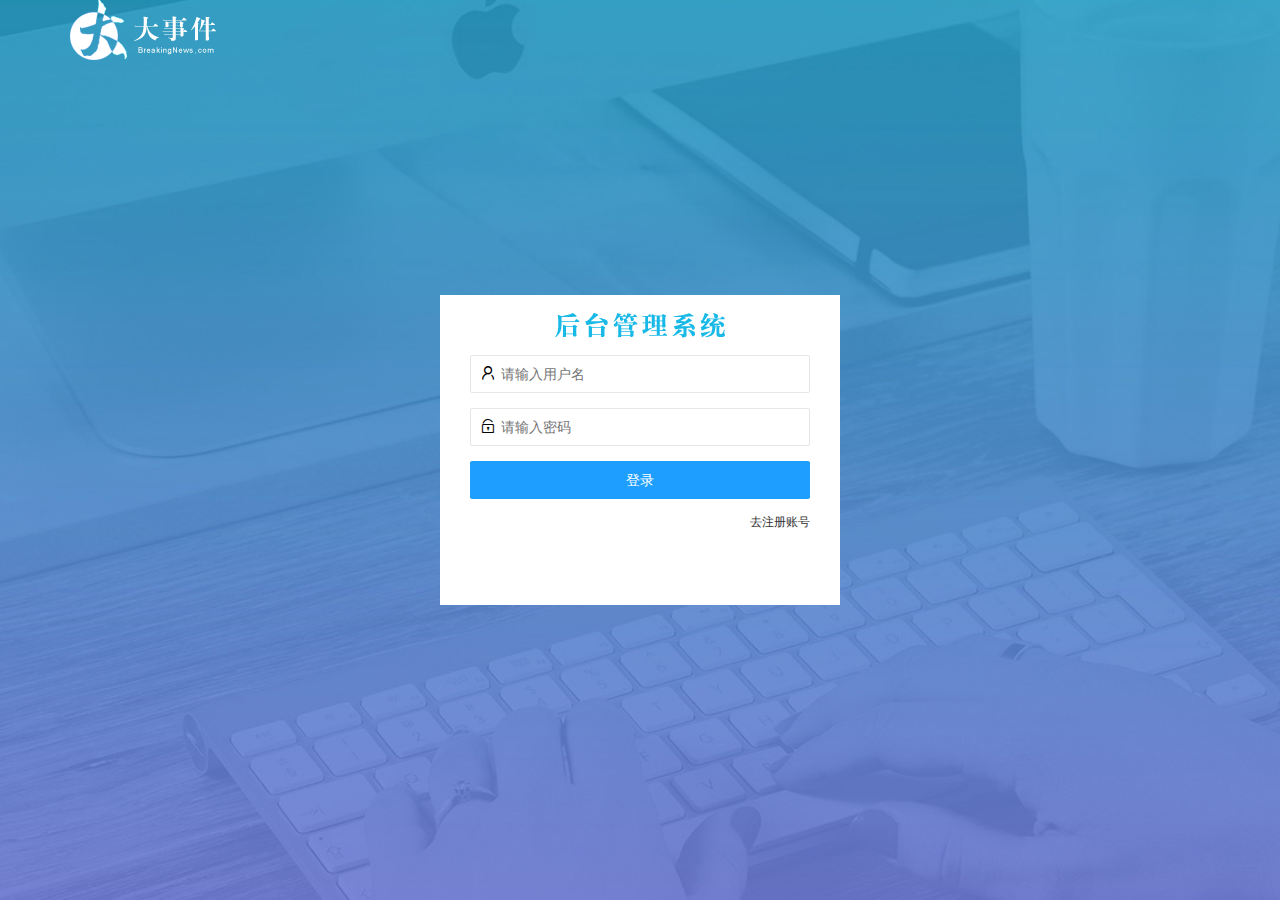
<file: login.html>
<!DOCTYPE html>
<html lang="en">

<head>
    <meta charset="UTF-8">
    <meta http-equiv="X-UA-Compatible" content="IE=edge">
    <meta name="viewport" content="width=device-width, initial-scale=1.0">
    <title>大事件-登录/注册</title>
    <!-- 导入 layUI 样式表 -->
    <link rel="stylesheet" href="assets/lib/layui/css/layui.css">
    <!-- 导入自己的样式表 -->
    <link rel="stylesheet" href="assets/css/login.css">

</head>

<body>
    <!-- 头部 logo 区域 -->
    <div class="layui-main">
        <img src="assets/images/logo.png" alt="">
    </div>
    <!-- 登录注册区域 -->
    <div class="loginAndRegBox">
        <div class="title-box"></div>
        <!-- 登录的 div -->
        <div class="login-box">
            <!-- 登录的表单 -->
            <form class="layui-form" id="form_login">
                <!-- 用户名 -->
                <div class="layui-form-item">
                    <i class="layui-icon layui-icon-username"></i>
                    <input type="text" name="username" required lay-verify="required" placeholder="请输入用户名" autocomplete="off" class="layui-input">
                </div>
                <!-- 密码 -->
                <div class="layui-form-item">
                    <i class="layui-icon layui-icon-password"></i>
                    <input type="password" name="password" required lay-verify="required|pwd" placeholder="请输入密码" autocomplete="off" class="layui-input">
                </div>
                <!-- 登录按钮 -->
                <div class="layui-form-item">
                    <!-- 注意：表单提交按钮和普通按钮的区别，就是 lay-submit 属性 -->
                    <button class="layui-btn layui-btn-fluid layui-btn-normal" lay-submit>登录</button>
                </div>
                <div class="layui-form-item links"><a href="javascript:;" id="link_reg">去注册账号</a></div>
            </form>
        </div>
        <!-- 注册的 div -->
        <div class="reg-box">
            <!-- 注册的表单 -->
            <form class="layui-form" id="form_reg">
                <!-- 用户名 -->
                <div class="layui-form-item">
                    <i class="layui-icon layui-icon-username"></i>
                    <input type="text" name="username" required lay-verify="required" placeholder="请输入用户名" autocomplete="off" class="layui-input">
                </div>
                <!-- 密码 -->
                <div class="layui-form-item">
                    <i class="layui-icon layui-icon-password"></i>
                    <input type="password" name="password" required lay-verify="required|pwd" placeholder="请输入密码" autocomplete="off" class="layui-input">
                </div>
                <!-- 确认密码 -->
                <div class="layui-form-item">
                    <i class="layui-icon layui-icon-password"></i>
                    <input type="password" name="repassword" required lay-verify="required|pwd|repwd" placeholder="再次确认密码" autocomplete="off" class="layui-input">
                </div>
                <!-- 注册按钮 -->
                <div class="layui-form-item">
                    <!-- 注意：表单提交按钮和普通按钮的区别，就是 lay-submit 属性 -->
                    <button class="layui-btn layui-btn-fluid layui-btn-normal" lay-submit>注册</button>
                </div>
                <div class="layui-form-item links"><a href="javascript:;" id="link_login">去登录</a></div>
            </form>

        </div>
    </div>
    <!-- 导入 layUI 的js文件 -->
    <script src="assets/lib/layui/layui.all.js"></script>
    <!-- 导入 jQuery -->
    <script src="assets/lib/jquery.js"></script>
    <!-- 导入自己封装的 baseAPI.js -->
    <script src="assets/js/baseAPI.js"></script>
    <!-- 导入自己的 js -->
    <script src="assets/js/login.js"></script>
</body>

</html>
</file>
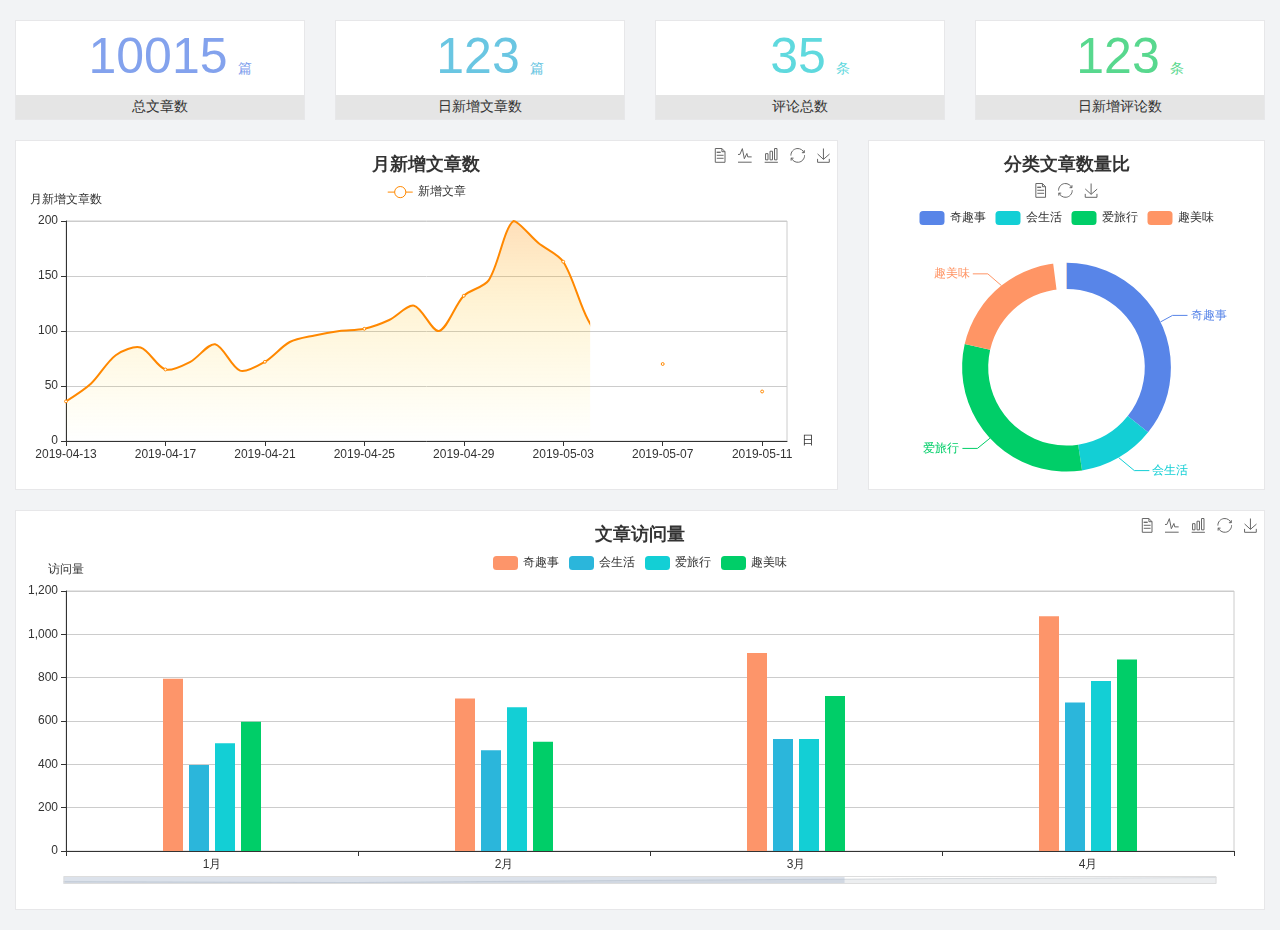
<file: home/dashboard.html>
<!DOCTYPE html>
<html lang="en">

<head>
  <meta charset="UTF-8">
  <meta name="viewport" content="width=device-width, initial-scale=1.0">
  <meta http-equiv="X-UA-Compatible" content="ie=edge">
  <title>图表统计</title>
  <link rel="stylesheet" href="../../assets/lib/bootstrap.css" />
  <link rel="stylesheet" href="../../assets/lib/main.css" />
  <script src="../../assets/lib/jquery.js"></script>
  <script type="text/javascript" src="../../assets/lib/echarts.min.js"></script>
</head>

<body>
  <div class="container-fluid">
    <div class="row spannel_list">
      <div class="col-sm-3 col-xs-6">
        <div class="spannel">
          <em>10015</em><span>篇</span>
          <b>总文章数</b>
        </div>
      </div>
      <div class="col-sm-3 col-xs-6">
        <div class="spannel scolor01">
          <em>123</em><span>篇</span>
          <b>日新增文章数</b>
        </div>
      </div>
      <div class="col-sm-3 col-xs-6">
        <div class="spannel scolor02">
          <em>35</em><span>条</span>
          <b>评论总数</b>
        </div>
      </div>
      <div class="col-sm-3 col-xs-6">
        <div class="spannel scolor03">
          <em>123</em><span>条</span>
          <b>日新增评论数</b>
        </div>
      </div>
    </div>
  </div>

  <div class="container-fluid">
    <div class="row curve-pie">
      <div class="col-lg-8 col-md-8">
        <div class="gragh_pannel" id="curve_show"></div>
      </div>
      <div class="col-lg-4 col-md-4">
        <div class="gragh_pannel" id="pie_show"></div>
      </div>
    </div>
  </div>

  <div class="container-fluid">
    <div class="column_pannel" id="column_show"></div>
  </div>

  <script>
    var oChart = echarts.init(document.getElementById('curve_show'));
    var aList_all = [
      { 'count': 36, 'date': '2019-04-13' },
      { 'count': 52, 'date': '2019-04-14' },
      { 'count': 78, 'date': '2019-04-15' },
      { 'count': 85, 'date': '2019-04-16' },
      { 'count': 65, 'date': '2019-04-17' },
      { 'count': 72, 'date': '2019-04-18' },
      { 'count': 88, 'date': '2019-04-19' },
      { 'count': 64, 'date': '2019-04-20' },
      { 'count': 72, 'date': '2019-04-21' },
      { 'count': 90, 'date': '2019-04-22' },
      { 'count': 96, 'date': '2019-04-23' },
      { 'count': 100, 'date': '2019-04-24' },
      { 'count': 102, 'date': '2019-04-25' },
      { 'count': 110, 'date': '2019-04-26' },
      { 'count': 123, 'date': '2019-04-27' },
      { 'count': 100, 'date': '2019-04-28' },
      { 'count': 132, 'date': '2019-04-29' },
      { 'count': 146, 'date': '2019-04-30' },
      { 'count': 200, 'date': '2019-05-01' },
      { 'count': 180, 'date': '2019-05-02' },
      { 'count': 163, 'date': '2019-05-03' },
      { 'count': 110, 'date': '2019-05-04' },
      { 'count': 80, 'date': '2019-05-05' },
      { 'count': 82, 'date': '2019-05-06' },
      { 'count': 70, 'date': '2019-05-07' },
      { 'count': 65, 'date': '2019-05-08' },
      { 'count': 54, 'date': '2019-05-09' },
      { 'count': 40, 'date': '2019-05-10' },
      { 'count': 45, 'date': '2019-05-11' },
      { 'count': 38, 'date': '2019-05-12' },
    ];

    let aCount = [];
    let aDate = [];

    for (var i = 0; i < aList_all.length; i++) {
      aCount.push(aList_all[i].count);
      aDate.push(aList_all[i].date);
    }

    var chartopt = {
      title: {
        text: '月新增文章数',
        left: 'center',
        top: '10'
      },
      tooltip: {
        trigger: 'axis'
      },
      legend: {
        data: ['新增文章'],
        top: '40'
      },
      toolbox: {
        show: true,
        feature: {
          mark: { show: true },
          dataView: { show: true, readOnly: false },
          magicType: { show: true, type: ['line', 'bar'] },
          restore: { show: true },
          saveAsImage: { show: true }
        }
      },
      calculable: true,
      xAxis: [
        {
          name: '日',
          type: 'category',
          boundaryGap: false,
          data: aDate
        }
      ],
      yAxis: [
        {
          name: '月新增文章数',
          type: 'value'
        }
      ],
      series: [
        {
          name: '新增文章',
          type: 'line',
          smooth: true,
          itemStyle: { normal: { areaStyle: { type: 'default' }, color: '#f80' }, lineStyle: { color: '#f80' } },
          data: aCount
        }],
      areaStyle: {
        normal: {
          color: new echarts.graphic.LinearGradient(0, 0, 0, 1, [{
            offset: 0,
            color: 'rgba(255,136,0,0.39)'
          }, {
            offset: .34,
            color: 'rgba(255,180,0,0.25)'
          }, {
            offset: 1,
            color: 'rgba(255,222,0,0.00)'
          }])

        }
      },
      grid: {
        show: true,
        x: 50,
        x2: 50,
        y: 80,
        height: 220
      }
    };

    oChart.setOption(chartopt);


    var oPie = echarts.init(document.getElementById('pie_show'));
    var oPieopt =
    {
      title: {
        top: 10,
        text: '分类文章数量比',
        x: 'center'
      },
      tooltip: {
        trigger: 'item',
        formatter: "{a} <br/>{b} : {c} ({d}%)"
      },
      color: ['#5885e8', '#13cfd5', '#00ce68', '#ff9565'],
      legend: {
        x: 'center',
        top: 65,
        data: ['奇趣事', '会生活', '爱旅行', '趣美味']
      },
      toolbox: {
        show: true,
        x: 'center',
        top: 35,
        feature: {
          mark: { show: true },
          dataView: { show: true, readOnly: false },
          magicType: {
            show: true,
            type: ['pie', 'funnel'],
            option: {
              funnel: {
                x: '25%',
                width: '50%',
                funnelAlign: 'left',
                max: 1548
              }
            }
          },
          restore: { show: true },
          saveAsImage: { show: true }
        }
      },
      calculable: true,
      series: [
        {
          name: '访问来源',
          type: 'pie',
          radius: ['45%', '60%'],
          center: ['50%', '65%'],
          data: [
            { value: 300, name: '奇趣事' },
            { value: 100, name: '会生活' },
            { value: 260, name: '爱旅行' },
            { value: 180, name: '趣美味' }
          ]
        }
      ]
    };
    oPie.setOption(oPieopt);



    var oColumn = this.echarts.init(document.getElementById('column_show'));
    var oColumnopt =
    {
      title: {
        text: '文章访问量',
        left: 'center',
        top: '10'
      },
      tooltip: {
        trigger: 'axis'
      },
      legend: {
        data: ['奇趣事', '会生活', '爱旅行', '趣美味'],
        top: '40'
      },
      toolbox: {
        show: true,
        feature: {
          mark: { show: true },
          dataView: { show: true, readOnly: false },
          magicType: { show: true, type: ['line', 'bar'] },
          restore: { show: true },
          saveAsImage: { show: true }
        }
      },
      calculable: true,
      xAxis: [
        {
          type: 'category',
          data: ['1月', '2月', '3月', '4月', '5月']
        }
      ],
      yAxis: [
        {
          name: '访问量',
          type: 'value'
        }
      ],
      series: [
        {
          name: '奇趣事',
          type: 'bar',
          barWidth: 20,
          itemStyle: {
            normal: { areaStyle: { type: 'default' }, color: '#fd956a' }
          },
          data: [800, 708, 920, 1090, 1200]
        },
        {
          name: '会生活',
          type: 'bar',
          barWidth: 20,
          itemStyle: {
            normal: { areaStyle: { type: 'default' }, color: '#2bb6db' }
          },
          data: [400, 468, 520, 690, 800]
        },
        {
          name: '爱旅行',
          type: 'bar',
          barWidth: 20,
          itemStyle: {
            normal: { areaStyle: { type: 'default' }, color: '#13cfd5' }
          },
          data: [500, 668, 520, 790, 900]
        },
        {
          name: '趣美味',
          type: 'bar',
          barWidth: 20,
          itemStyle: {
            normal: { areaStyle: { type: 'default' }, color: '#00ce68' }
          },
          data: [600, 508, 720, 890, 1000]
        }
      ],
      grid: {
        show: true,
        x: 50,
        x2: 30,
        y: 80,
        height: 260
      },
      dataZoom: [//给x轴设置滚动条
        {
          start: 0,//默认为0
          end: 100 - 1000 / 31,//默认为100
          type: 'slider',
          show: true,
          xAxisIndex: [0],
          handleSize: 0,//滑动条的 左右2个滑动条的大小
          height: 8,//组件高度
          left: 45, //左边的距离
          right: 50,//右边的距离
          bottom: 26,//右边的距离
          handleColor: '#ddd',//h滑动图标的颜色
          handleStyle: {
            borderColor: "#cacaca",
            borderWidth: "1",
            shadowBlur: 2,
            background: "#ddd",
            shadowColor: "#ddd",
          }
        }]
    };
    oColumn.setOption(oColumnopt);
  </script>
</body>

</html>
</file>
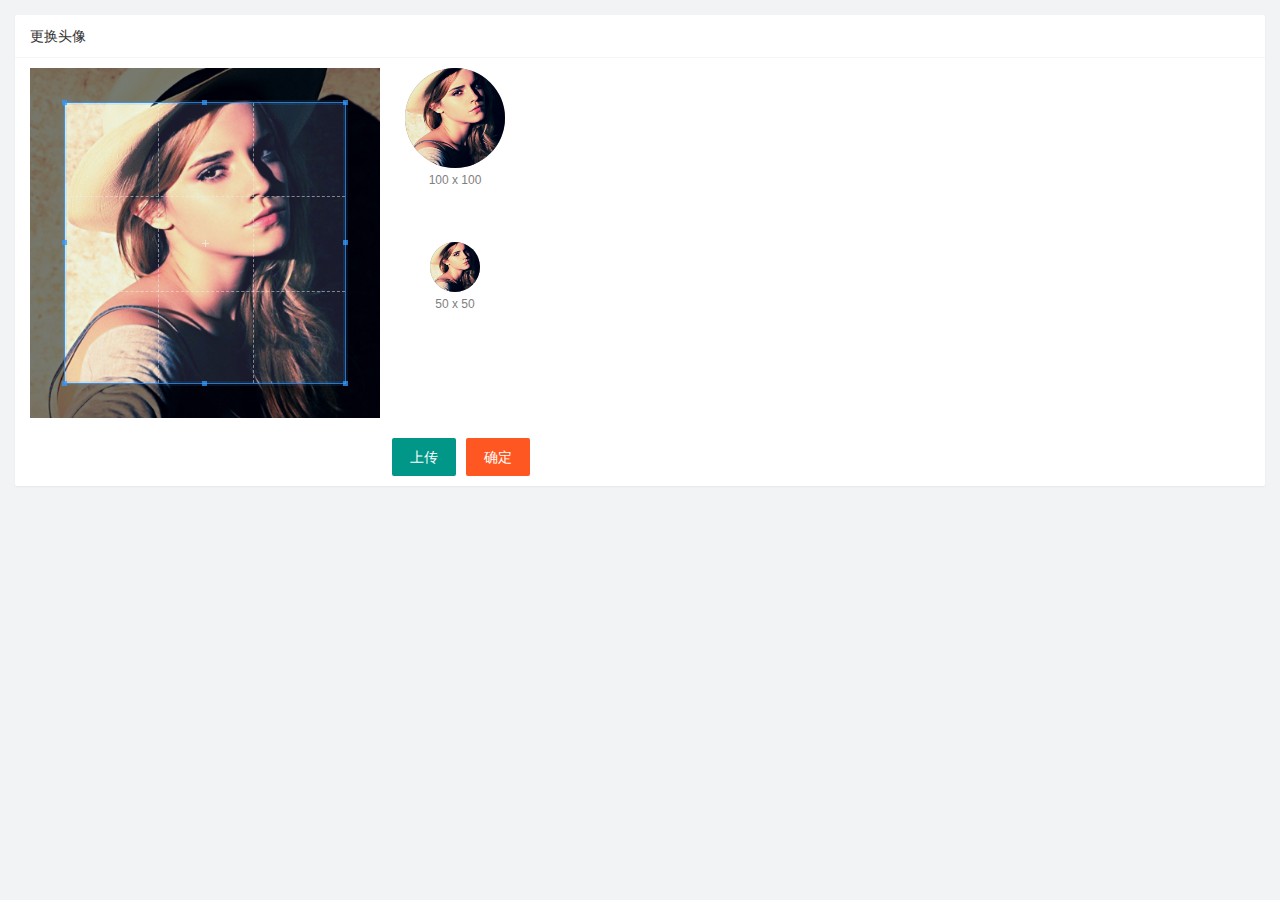
<file: user/user_avatar.html>
<!DOCTYPE html>
<html lang="en">

<head>
    <meta charset="UTF-8">
    <meta http-equiv="X-UA-Compatible" content="IE=edge">
    <meta name="viewport" content="width=device-width, initial-scale=1.0">
    <title>Document</title>
    <link rel="stylesheet" href="../assets/lib/layui/css/layui.css">
    <link rel="stylesheet" href="../assets/lib/cropper/cropper.css" />
    <link rel="stylesheet" href="../assets/css/user/user_avatar.css">
</head>

<body>
    <!-- 卡片区域 -->
    <div class="layui-card">
        <div class="layui-card-header">更换头像</div>
        <div class="layui-card-body">
            <!-- 第一行的图片裁剪和预览区域 -->
            <div class="row1">
                <!-- 图片裁剪区域 -->
                <div class="cropper-box">
                    <!-- 这个 img 标签很重要，将来会把它初始化为裁剪区域 -->
                    <img id="image" src="../assets/images/sample.jpg" />
                </div>
                <!-- 图片的预览区域 -->
                <div class="preview-box">
                    <div>
                        <!-- 宽高为 100px 的预览区域 -->
                        <div class="img-preview w100"></div>
                        <p class="size">100 x 100</p>
                    </div>
                    <div>
                        <!-- 宽高为 50px 的预览区域 -->
                        <div class="img-preview w50"></div>
                        <p class="size">50 x 50</p>
                    </div>
                </div>
            </div>

            <!-- 第二行的按钮区域 -->
            <div class="row2">
                <!-- 通过accept属性，可以指定允许用户选择什么类型的文件 -->
                <input type="file" id="file" accept="image/png,image/jpeg">
                <button type="button" class="layui-btn" id="btnChooseImage">上传</button>
                <button type="button" class="layui-btn layui-btn-danger" id="btnUpload">确定</button>
            </div>
        </div>
    </div>
    <script src="../assets/lib/layui/layui.all.js"></script>
    <script src="../assets/lib/jquery.js"></script>
    <script src="../assets/lib/cropper/Cropper.js"></script>
    <script src="../assets/lib/cropper/jquery-cropper.js"></script>
    <script src="../assets/js/baseAPI.js"></script>
    <script src="../assets/js/user/user_avatar.js"></script>
</body>

</html>
</file>
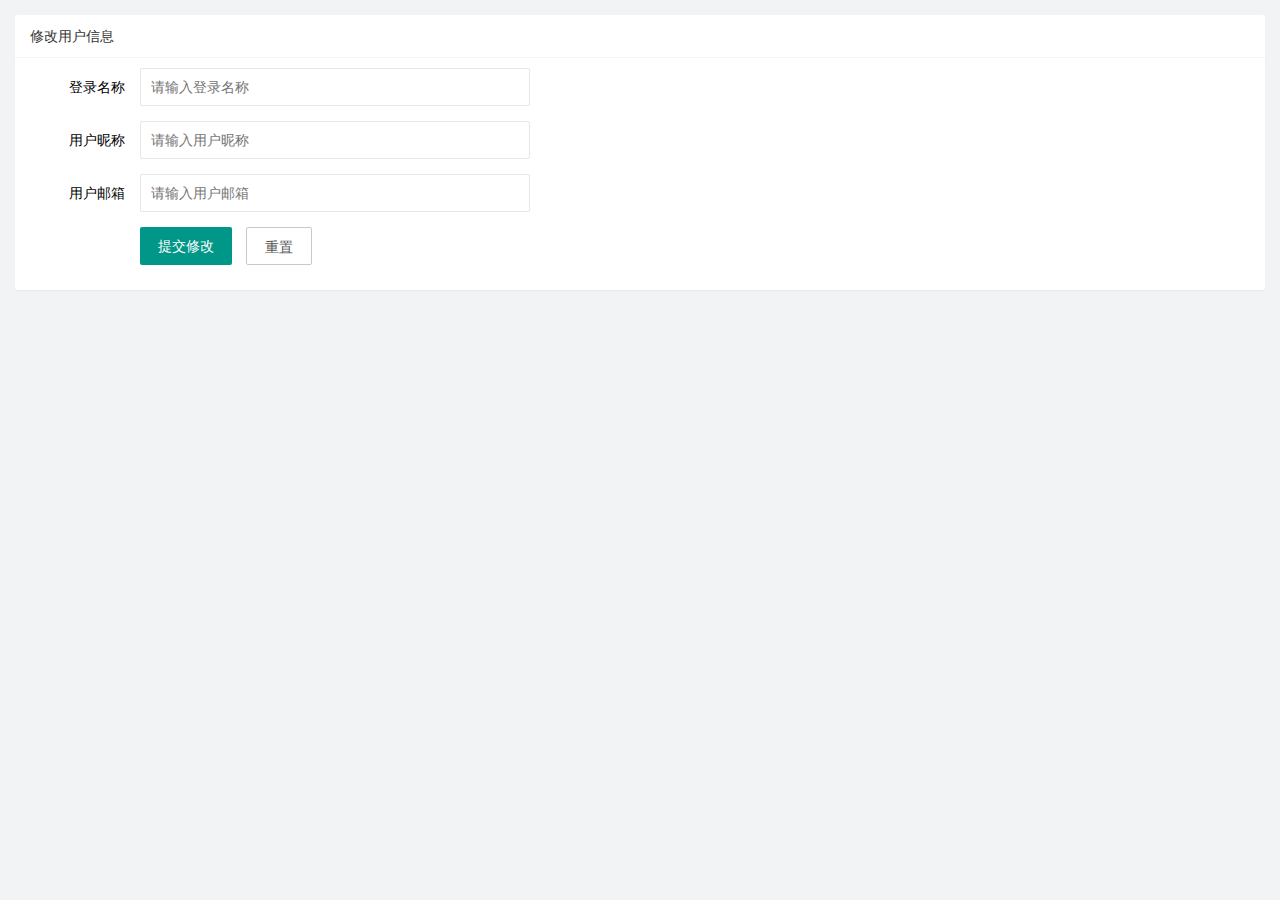
<file: user/user_info.html>
<!DOCTYPE html>
<html lang="en">

<head>
    <meta charset="UTF-8">
    <meta http-equiv="X-UA-Compatible" content="IE=edge">
    <meta name="viewport" content="width=device-width, initial-scale=1.0">
    <title>Document</title>
    <!-- 导入 layUI 样式 -->
    <link rel="stylesheet" href="../assets/lib/layui/css/layui.css">
    <!-- 导入自己的样式 -->
    <link rel="stylesheet" href="../assets/css/user/user_info.css">
</head>

<body>
    <!-- 卡片区域 -->
    <div class="layui-card">
        <div class="layui-card-header">修改用户信息</div>
        <div class="layui-card-body">
            <!-- form表单区域 -->
            <form class="layui-form" lay-filter="formUserInfo">
                <!-- 这是隐藏域 -->
                <input type="hidden" name="id">
                <div class="layui-form-item">
                    <label class="layui-form-label">登录名称</label>
                    <div class="layui-input-block">
                        <input type="text" name="username" required lay-verify="required" placeholder="请输入登录名称" autocomplete="off" class="layui-input" readonly>
                    </div>
                </div>
                <div class="layui-form-item">
                    <label class="layui-form-label">用户昵称</label>
                    <div class="layui-input-block">
                        <input type="text" name="nickname" required lay-verify="required|nickname" placeholder="请输入用户昵称" autocomplete="off" class="layui-input">
                    </div>
                </div>
                <div class="layui-form-item">
                    <label class="layui-form-label">用户邮箱</label>
                    <div class="layui-input-block">
                        <input type="text" name="email" required lay-verify="required|email" placeholder="请输入用户邮箱" autocomplete="off" class="layui-input">
                    </div>
                </div>
                <div class="layui-form-item">
                    <div class="layui-input-block">
                        <button class="layui-btn" lay-submit lay-filter="formDemo">提交修改</button>
                        <button type="reset" class="layui-btn layui-btn-primary" id="btnReset">重置</button>
                    </div>
                </div>
            </form>
        </div>
    </div>
    <!-- 导入 layUI 的js -->
    <script src="../assets/lib/layui/layui.all.js"></script>
    <!-- 导入 jQuery -->
    <script src="../assets/lib/jquery.js"></script>
    <!-- 导入 baseAPI.js -->
    <script src="../assets/js/baseAPI.js"></script>
    <!-- 导入自己的js -->
    <script src="../assets/js/user/user_info.js"></script>
</body>

</html>
</file>
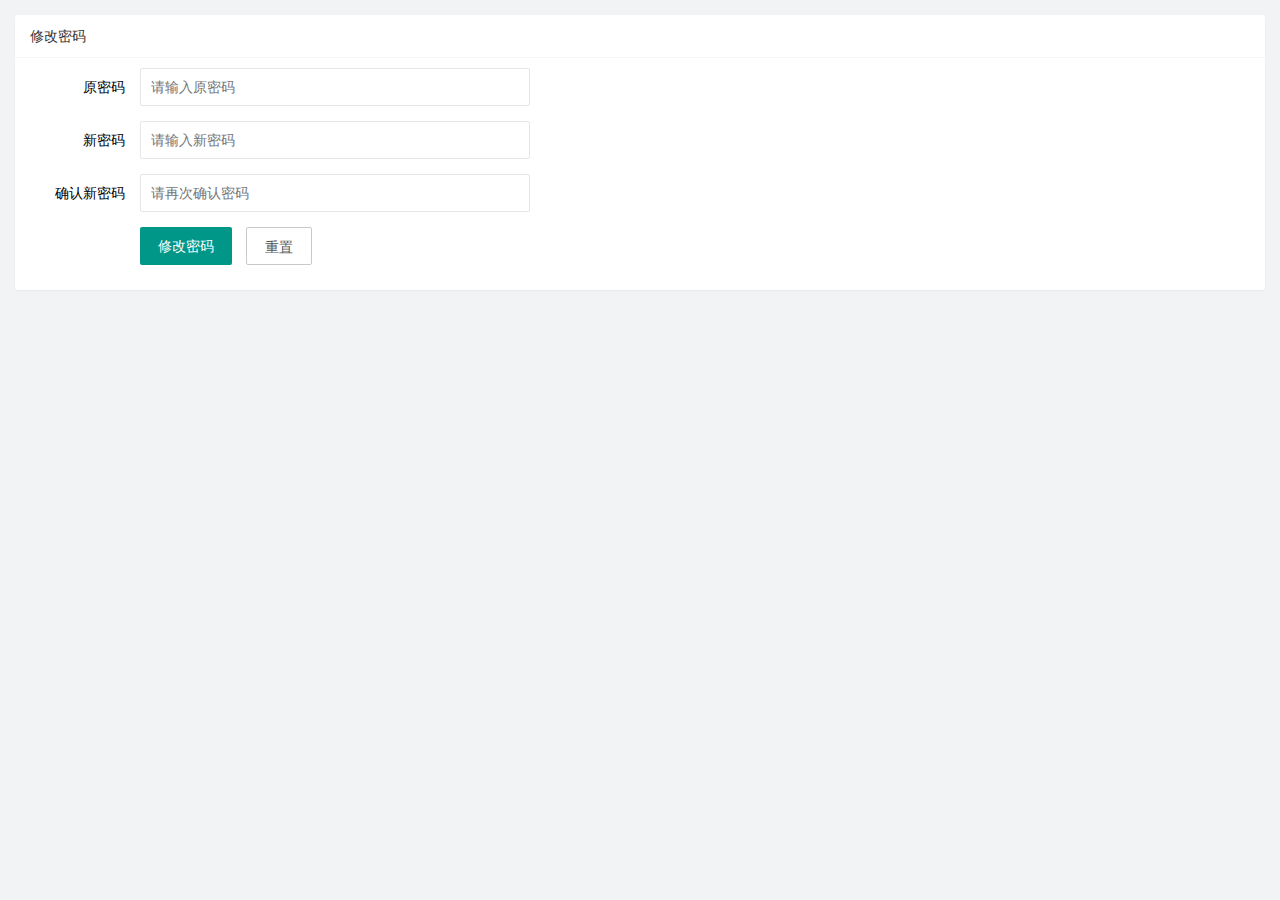
<file: user/user_pwd.html>
<!DOCTYPE html>
<html lang="en">

<head>
    <meta charset="UTF-8">
    <meta http-equiv="X-UA-Compatible" content="IE=edge">
    <meta name="viewport" content="width=device-width, initial-scale=1.0">
    <title>Document</title>
    <link rel="stylesheet" href="../assets/lib/layui/css/layui.css">
    <link rel="stylesheet" href="../assets/css/user/user_pwd.css">
</head>

<body>
    <!-- 卡片区域 -->
    <div class="layui-card">
        <div class="layui-card-header">修改密码</div>
        <div class="layui-card-body">
            <form class="layui-form">
                <div class="layui-form-item">
                    <label class="layui-form-label">原密码</label>
                    <div class="layui-input-block">
                        <input type="password" name="oldPwd" required lay-verify="required|pwd" placeholder="请输入原密码" autocomplete="off" class="layui-input">
                    </div>
                </div>
                <div class="layui-form-item">
                    <label class="layui-form-label">新密码</label>
                    <div class="layui-input-block">
                        <input type="password" name="newPwd" required lay-verify="required|pwd|samePwd" placeholder="请输入新密码" autocomplete="off" class="layui-input">
                    </div>
                </div>
                <div class="layui-form-item">
                    <label class="layui-form-label">确认新密码</label>
                    <div class="layui-input-block">
                        <input type="password" name="rePwd" required lay-verify="required|pwd|rePwd" placeholder="请再次确认密码" autocomplete="off" class="layui-input">
                    </div>
                </div>
                <div class="layui-form-item">
                    <div class="layui-input-block">
                        <button class="layui-btn" lay-submit lay-filter="formDemo">修改密码</button>
                        <button type="reset" class="layui-btn layui-btn-primary">重置</button>
                    </div>
                </div>
            </form>
        </div>
    </div>
    <script src="../assets/lib/layui/layui.all.js"></script>
    <script src="../assets/lib/jquery.js"></script>
    <script src="../assets/js/baseAPI.js"></script>
    <script src="../assets/js/user/user_pwd.js"></script>
</body>

</html>
</file>
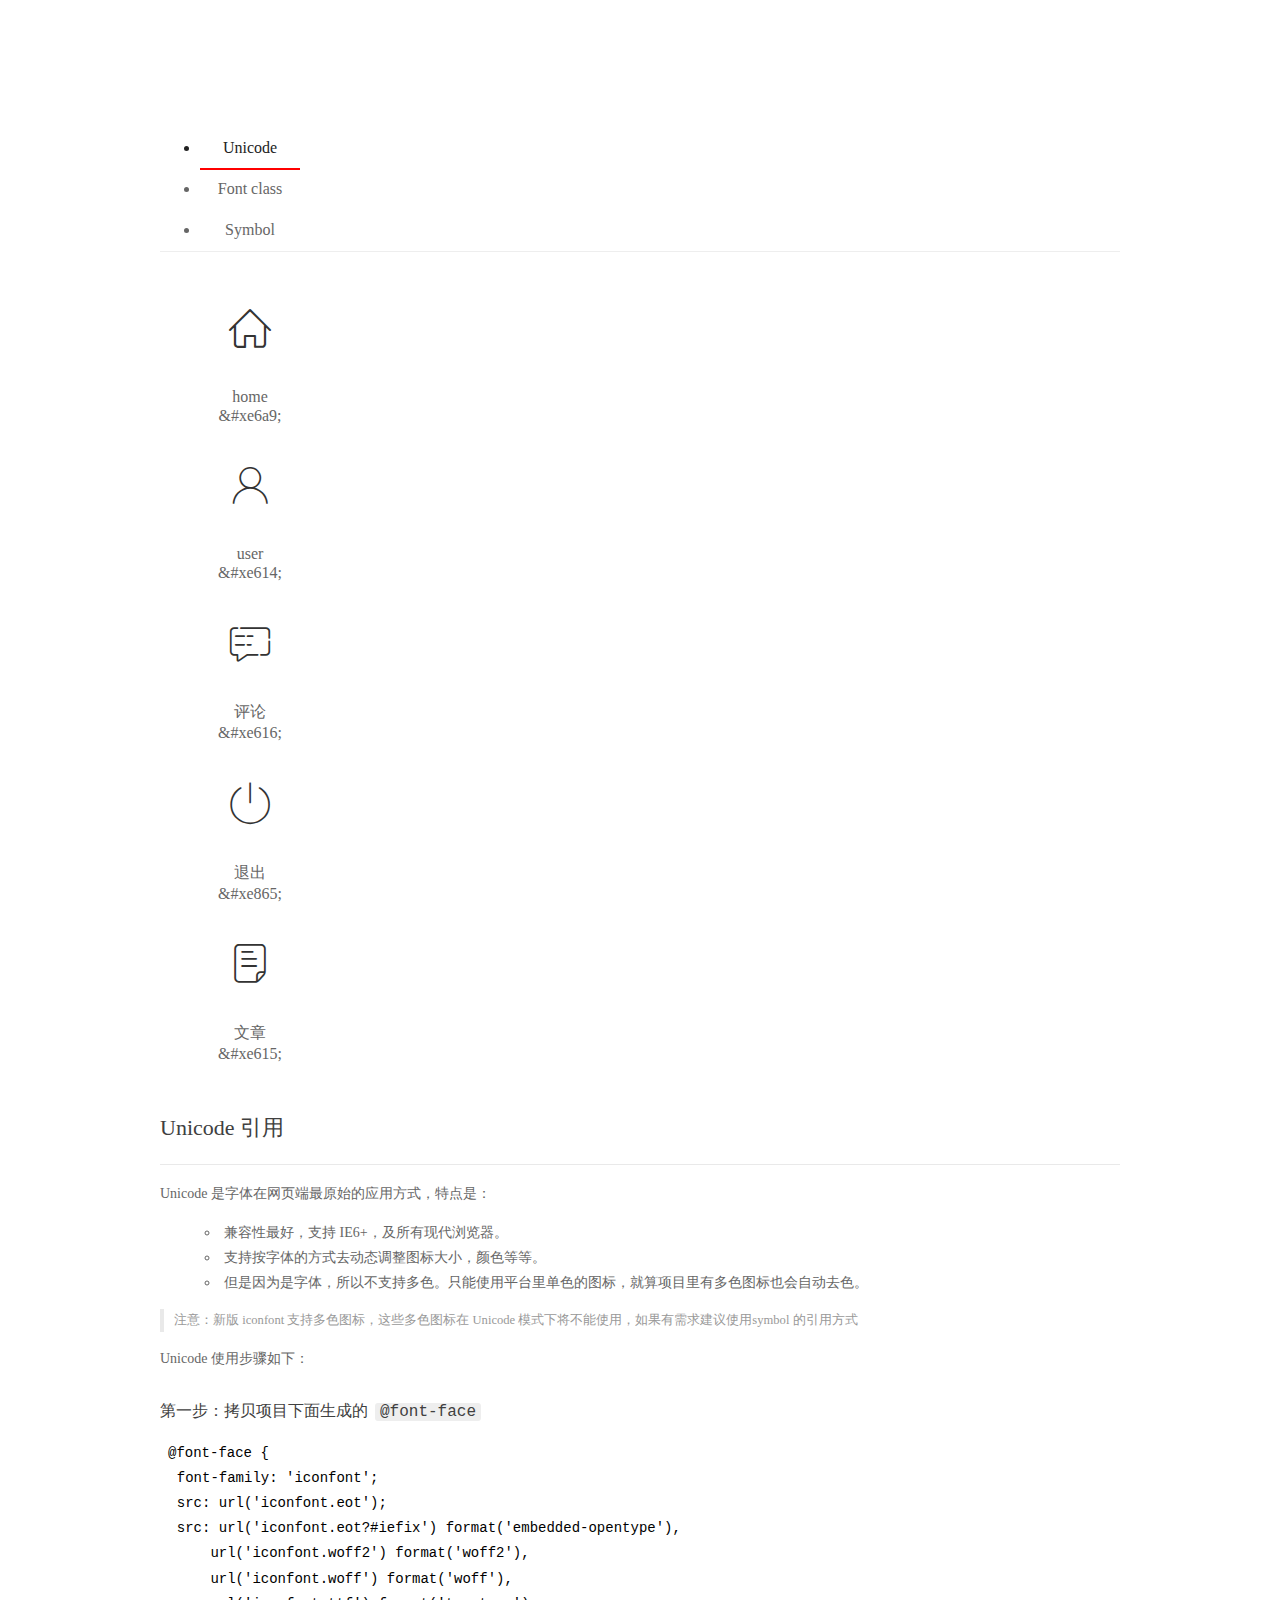
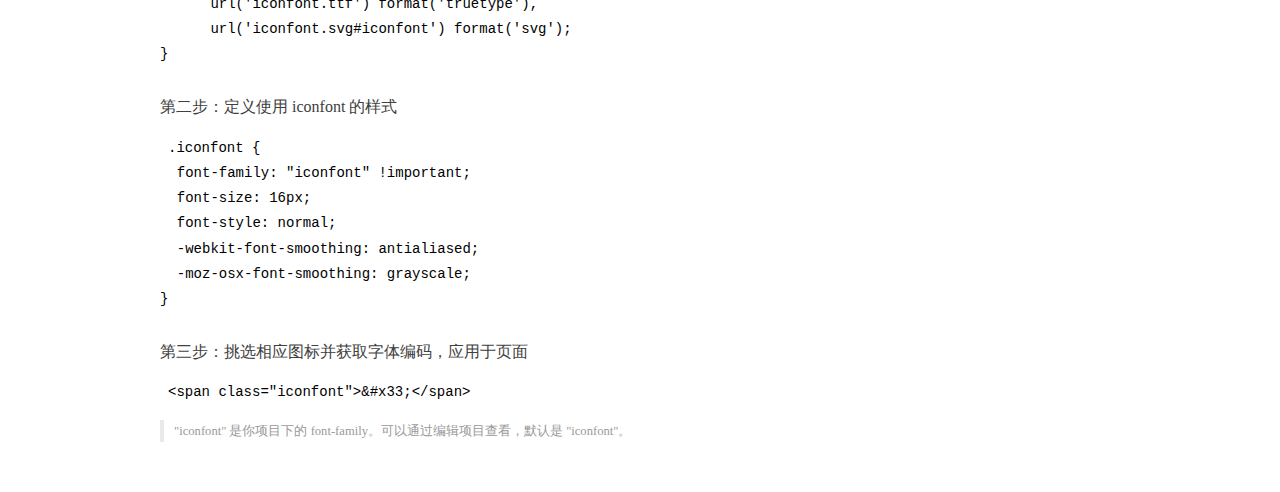
<file: assets/fonts/demo_index.html>
<!DOCTYPE html>
<html>
<head>
  <meta charset="utf-8"/>
  <title>IconFont Demo</title>
  <link rel="shortcut icon" href="https://gtms04.alicdn.com/tps/i4/TB1_oz6GVXXXXaFXpXXJDFnIXXX-64-64.ico" type="image/x-icon"/>
  <link rel="stylesheet" href="https://g.alicdn.com/thx/cube/1.3.2/cube.min.css">
  <link rel="stylesheet" href="demo.css">
  <link rel="stylesheet" href="iconfont.css">
  <script src="iconfont.js"></script>
  <!-- jQuery -->
  <script src="https://a1.alicdn.com/oss/uploads/2018/12/26/7bfddb60-08e8-11e9-9b04-53e73bb6408b.js"></script>
  <!-- 代码高亮 -->
  <script src="https://a1.alicdn.com/oss/uploads/2018/12/26/a3f714d0-08e6-11e9-8a15-ebf944d7534c.js"></script>
</head>
<body>
  <div class="main">
    <h1 class="logo"><a href="https://www.iconfont.cn/" title="iconfont 首页" target="_blank">&#xe86b;</a></h1>
    <div class="nav-tabs">
      <ul id="tabs" class="dib-box">
        <li class="dib active"><span>Unicode</span></li>
        <li class="dib"><span>Font class</span></li>
        <li class="dib"><span>Symbol</span></li>
      </ul>
      
    </div>
    <div class="tab-container">
      <div class="content unicode" style="display: block;">
          <ul class="icon_lists dib-box">
          
            <li class="dib">
              <span class="icon iconfont">&#xe6a9;</span>
                <div class="name">home</div>
                <div class="code-name">&amp;#xe6a9;</div>
              </li>
          
            <li class="dib">
              <span class="icon iconfont">&#xe614;</span>
                <div class="name">user</div>
                <div class="code-name">&amp;#xe614;</div>
              </li>
          
            <li class="dib">
              <span class="icon iconfont">&#xe616;</span>
                <div class="name">评论</div>
                <div class="code-name">&amp;#xe616;</div>
              </li>
          
            <li class="dib">
              <span class="icon iconfont">&#xe865;</span>
                <div class="name">退出</div>
                <div class="code-name">&amp;#xe865;</div>
              </li>
          
            <li class="dib">
              <span class="icon iconfont">&#xe615;</span>
                <div class="name">文章</div>
                <div class="code-name">&amp;#xe615;</div>
              </li>
          
          </ul>
          <div class="article markdown">
          <h2 id="unicode-">Unicode 引用</h2>
          <hr>

          <p>Unicode 是字体在网页端最原始的应用方式，特点是：</p>
          <ul>
            <li>兼容性最好，支持 IE6+，及所有现代浏览器。</li>
            <li>支持按字体的方式去动态调整图标大小，颜色等等。</li>
            <li>但是因为是字体，所以不支持多色。只能使用平台里单色的图标，就算项目里有多色图标也会自动去色。</li>
          </ul>
          <blockquote>
            <p>注意：新版 iconfont 支持多色图标，这些多色图标在 Unicode 模式下将不能使用，如果有需求建议使用symbol 的引用方式</p>
          </blockquote>
          <p>Unicode 使用步骤如下：</p>
          <h3 id="-font-face">第一步：拷贝项目下面生成的 <code>@font-face</code></h3>
<pre><code class="language-css"
>@font-face {
  font-family: 'iconfont';
  src: url('iconfont.eot');
  src: url('iconfont.eot?#iefix') format('embedded-opentype'),
      url('iconfont.woff2') format('woff2'),
      url('iconfont.woff') format('woff'),
      url('iconfont.ttf') format('truetype'),
      url('iconfont.svg#iconfont') format('svg');
}
</code></pre>
          <h3 id="-iconfont-">第二步：定义使用 iconfont 的样式</h3>
<pre><code class="language-css"
>.iconfont {
  font-family: "iconfont" !important;
  font-size: 16px;
  font-style: normal;
  -webkit-font-smoothing: antialiased;
  -moz-osx-font-smoothing: grayscale;
}
</code></pre>
          <h3 id="-">第三步：挑选相应图标并获取字体编码，应用于页面</h3>
<pre>
<code class="language-html"
>&lt;span class="iconfont"&gt;&amp;#x33;&lt;/span&gt;
</code></pre>
          <blockquote>
            <p>"iconfont" 是你项目下的 font-family。可以通过编辑项目查看，默认是 "iconfont"。</p>
          </blockquote>
          </div>
      </div>
      <div class="content font-class">
        <ul class="icon_lists dib-box">
          
          <li class="dib">
            <span class="icon iconfont icon-home"></span>
            <div class="name">
              home
            </div>
            <div class="code-name">.icon-home
            </div>
          </li>
          
          <li class="dib">
            <span class="icon iconfont icon-user"></span>
            <div class="name">
              user
            </div>
            <div class="code-name">.icon-user
            </div>
          </li>
          
          <li class="dib">
            <span class="icon iconfont icon-pinglun"></span>
            <div class="name">
              评论
            </div>
            <div class="code-name">.icon-pinglun
            </div>
          </li>
          
          <li class="dib">
            <span class="icon iconfont icon-tuichu"></span>
            <div class="name">
              退出
            </div>
            <div class="code-name">.icon-tuichu
            </div>
          </li>
          
          <li class="dib">
            <span class="icon iconfont icon-16"></span>
            <div class="name">
              文章
            </div>
            <div class="code-name">.icon-16
            </div>
          </li>
          
        </ul>
        <div class="article markdown">
        <h2 id="font-class-">font-class 引用</h2>
        <hr>

        <p>font-class 是 Unicode 使用方式的一种变种，主要是解决 Unicode 书写不直观，语意不明确的问题。</p>
        <p>与 Unicode 使用方式相比，具有如下特点：</p>
        <ul>
          <li>兼容性良好，支持 IE8+，及所有现代浏览器。</li>
          <li>相比于 Unicode 语意明确，书写更直观。可以很容易分辨这个 icon 是什么。</li>
          <li>因为使用 class 来定义图标，所以当要替换图标时，只需要修改 class 里面的 Unicode 引用。</li>
          <li>不过因为本质上还是使用的字体，所以多色图标还是不支持的。</li>
        </ul>
        <p>使用步骤如下：</p>
        <h3 id="-fontclass-">第一步：引入项目下面生成的 fontclass 代码：</h3>
<pre><code class="language-html">&lt;link rel="stylesheet" href="./iconfont.css"&gt;
</code></pre>
        <h3 id="-">第二步：挑选相应图标并获取类名，应用于页面：</h3>
<pre><code class="language-html">&lt;span class="iconfont icon-xxx"&gt;&lt;/span&gt;
</code></pre>
        <blockquote>
          <p>"
            iconfont" 是你项目下的 font-family。可以通过编辑项目查看，默认是 "iconfont"。</p>
        </blockquote>
      </div>
      </div>
      <div class="content symbol">
          <ul class="icon_lists dib-box">
          
            <li class="dib">
                <svg class="icon svg-icon" aria-hidden="true">
                  <use xlink:href="#icon-home"></use>
                </svg>
                <div class="name">home</div>
                <div class="code-name">#icon-home</div>
            </li>
          
            <li class="dib">
                <svg class="icon svg-icon" aria-hidden="true">
                  <use xlink:href="#icon-user"></use>
                </svg>
                <div class="name">user</div>
                <div class="code-name">#icon-user</div>
            </li>
          
            <li class="dib">
                <svg class="icon svg-icon" aria-hidden="true">
                  <use xlink:href="#icon-pinglun"></use>
                </svg>
                <div class="name">评论</div>
                <div class="code-name">#icon-pinglun</div>
            </li>
          
            <li class="dib">
                <svg class="icon svg-icon" aria-hidden="true">
                  <use xlink:href="#icon-tuichu"></use>
                </svg>
                <div class="name">退出</div>
                <div class="code-name">#icon-tuichu</div>
            </li>
          
            <li class="dib">
                <svg class="icon svg-icon" aria-hidden="true">
                  <use xlink:href="#icon-16"></use>
                </svg>
                <div class="name">文章</div>
                <div class="code-name">#icon-16</div>
            </li>
          
          </ul>
          <div class="article markdown">
          <h2 id="symbol-">Symbol 引用</h2>
          <hr>

          <p>这是一种全新的使用方式，应该说这才是未来的主流，也是平台目前推荐的用法。相关介绍可以参考这篇<a href="">文章</a>
            这种用法其实是做了一个 SVG 的集合，与另外两种相比具有如下特点：</p>
          <ul>
            <li>支持多色图标了，不再受单色限制。</li>
            <li>通过一些技巧，支持像字体那样，通过 <code>font-size</code>, <code>color</code> 来调整样式。</li>
            <li>兼容性较差，支持 IE9+，及现代浏览器。</li>
            <li>浏览器渲染 SVG 的性能一般，还不如 png。</li>
          </ul>
          <p>使用步骤如下：</p>
          <h3 id="-symbol-">第一步：引入项目下面生成的 symbol 代码：</h3>
<pre><code class="language-html">&lt;script src="./iconfont.js"&gt;&lt;/script&gt;
</code></pre>
          <h3 id="-css-">第二步：加入通用 CSS 代码（引入一次就行）：</h3>
<pre><code class="language-html">&lt;style&gt;
.icon {
  width: 1em;
  height: 1em;
  vertical-align: -0.15em;
  fill: currentColor;
  overflow: hidden;
}
&lt;/style&gt;
</code></pre>
          <h3 id="-">第三步：挑选相应图标并获取类名，应用于页面：</h3>
<pre><code class="language-html">&lt;svg class="icon" aria-hidden="true"&gt;
  &lt;use xlink:href="#icon-xxx"&gt;&lt;/use&gt;
&lt;/svg&gt;
</code></pre>
          </div>
      </div>

    </div>
  </div>
  <script>
  $(document).ready(function () {
      $('.tab-container .content:first').show()

      $('#tabs li').click(function (e) {
        var tabContent = $('.tab-container .content')
        var index = $(this).index()

        if ($(this).hasClass('active')) {
          return
        } else {
          $('#tabs li').removeClass('active')
          $(this).addClass('active')

          tabContent.hide().eq(index).fadeIn()
        }
      })
    })
  </script>
</body>
</html>
</file>
<file: assets/lib/layui/css/layui.css>
/** layui-v2.5.5 MIT License By https://www.layui.com */
 .layui-inline,img{display:inline-block;vertical-align:middle}h1,h2,h3,h4,h5,h6{font-weight:400}.layui-edge,.layui-header,.layui-inline,.layui-main{position:relative}.layui-body,.layui-edge,.layui-elip{overflow:hidden}.layui-btn,.layui-edge,.layui-inline,img{vertical-align:middle}.layui-btn,.layui-disabled,.layui-icon,.layui-unselect{-moz-user-select:none;-webkit-user-select:none;-ms-user-select:none}.layui-elip,.layui-form-checkbox span,.layui-form-pane .layui-form-label{text-overflow:ellipsis;white-space:nowrap}.layui-breadcrumb,.layui-tree-btnGroup{visibility:hidden}blockquote,body,button,dd,div,dl,dt,form,h1,h2,h3,h4,h5,h6,input,li,ol,p,pre,td,textarea,th,ul{margin:0;padding:0;-webkit-tap-highlight-color:rgba(0,0,0,0)}a:active,a:hover{outline:0}img{border:none}li{list-style:none}table{border-collapse:collapse;border-spacing:0}h4,h5,h6{font-size:100%}button,input,optgroup,option,select,textarea{font-family:inherit;font-size:inherit;font-style:inherit;font-weight:inherit;outline:0}pre{white-space:pre-wrap;white-space:-moz-pre-wrap;white-space:-pre-wrap;white-space:-o-pre-wrap;word-wrap:break-word}body{line-height:24px;font:14px Helvetica Neue,Helvetica,PingFang SC,Tahoma,Arial,sans-serif}hr{height:1px;margin:10px 0;border:0;clear:both}a{color:#333;text-decoration:none}a:hover{color:#777}a cite{font-style:normal;*cursor:pointer}.layui-border-box,.layui-border-box *{box-sizing:border-box}.layui-box,.layui-box *{box-sizing:content-box}.layui-clear{clear:both;*zoom:1}.layui-clear:after{content:'\20';clear:both;*zoom:1;display:block;height:0}.layui-inline{*display:inline;*zoom:1}.layui-edge{display:inline-block;width:0;height:0;border-width:6px;border-style:dashed;border-color:transparent}.layui-edge-top{top:-4px;border-bottom-color:#999;border-bottom-style:solid}.layui-edge-right{border-left-color:#999;border-left-style:solid}.layui-edge-bottom{top:2px;border-top-color:#999;border-top-style:solid}.layui-edge-left{border-right-color:#999;border-right-style:solid}.layui-disabled,.layui-disabled:hover{color:#d2d2d2!important;cursor:not-allowed!important}.layui-circle{border-radius:100%}.layui-show{display:block!important}.layui-hide{display:none!important}@font-face{font-family:layui-icon;src:url(../font/iconfont.eot?v=250);src:url(../font/iconfont.eot?v=250#iefix) format('embedded-opentype'),url(../font/iconfont.woff2?v=250) format('woff2'),url(../font/iconfont.woff?v=250) format('woff'),url(../font/iconfont.ttf?v=250) format('truetype'),url(../font/iconfont.svg?v=250#layui-icon) format('svg')}.layui-icon{font-family:layui-icon!important;font-size:16px;font-style:normal;-webkit-font-smoothing:antialiased;-moz-osx-font-smoothing:grayscale}.layui-icon-reply-fill:before{content:"\e611"}.layui-icon-set-fill:before{content:"\e614"}.layui-icon-menu-fill:before{content:"\e60f"}.layui-icon-search:before{content:"\e615"}.layui-icon-share:before{content:"\e641"}.layui-icon-set-sm:before{content:"\e620"}.layui-icon-engine:before{content:"\e628"}.layui-icon-close:before{content:"\1006"}.layui-icon-close-fill:before{content:"\1007"}.layui-icon-chart-screen:before{content:"\e629"}.layui-icon-star:before{content:"\e600"}.layui-icon-circle-dot:before{content:"\e617"}.layui-icon-chat:before{content:"\e606"}.layui-icon-release:before{content:"\e609"}.layui-icon-list:before{content:"\e60a"}.layui-icon-chart:before{content:"\e62c"}.layui-icon-ok-circle:before{content:"\1005"}.layui-icon-layim-theme:before{content:"\e61b"}.layui-icon-table:before{content:"\e62d"}.layui-icon-right:before{content:"\e602"}.layui-icon-left:before{content:"\e603"}.layui-icon-cart-simple:before{content:"\e698"}.layui-icon-face-cry:before{content:"\e69c"}.layui-icon-face-smile:before{content:"\e6af"}.layui-icon-survey:before{content:"\e6b2"}.layui-icon-tree:before{content:"\e62e"}.layui-icon-upload-circle:before{content:"\e62f"}.layui-icon-add-circle:before{content:"\e61f"}.layui-icon-download-circle:before{content:"\e601"}.layui-icon-templeate-1:before{content:"\e630"}.layui-icon-util:before{content:"\e631"}.layui-icon-face-surprised:before{content:"\e664"}.layui-icon-edit:before{content:"\e642"}.layui-icon-speaker:before{content:"\e645"}.layui-icon-down:before{content:"\e61a"}.layui-icon-file:before{content:"\e621"}.layui-icon-layouts:before{content:"\e632"}.layui-icon-rate-half:before{content:"\e6c9"}.layui-icon-add-circle-fine:before{content:"\e608"}.layui-icon-prev-circle:before{content:"\e633"}.layui-icon-read:before{content:"\e705"}.layui-icon-404:before{content:"\e61c"}.layui-icon-carousel:before{content:"\e634"}.layui-icon-help:before{content:"\e607"}.layui-icon-code-circle:before{content:"\e635"}.layui-icon-water:before{content:"\e636"}.layui-icon-username:before{content:"\e66f"}.layui-icon-find-fill:before{content:"\e670"}.layui-icon-about:before{content:"\e60b"}.layui-icon-location:before{content:"\e715"}.layui-icon-up:before{content:"\e619"}.layui-icon-pause:before{content:"\e651"}.layui-icon-date:before{content:"\e637"}.layui-icon-layim-uploadfile:before{content:"\e61d"}.layui-icon-delete:before{content:"\e640"}.layui-icon-play:before{content:"\e652"}.layui-icon-top:before{content:"\e604"}.layui-icon-friends:before{content:"\e612"}.layui-icon-refresh-3:before{content:"\e9aa"}.layui-icon-ok:before{content:"\e605"}.layui-icon-layer:before{content:"\e638"}.layui-icon-face-smile-fine:before{content:"\e60c"}.layui-icon-dollar:before{content:"\e659"}.layui-icon-group:before{content:"\e613"}.layui-icon-layim-download:before{content:"\e61e"}.layui-icon-picture-fine:before{content:"\e60d"}.layui-icon-link:before{content:"\e64c"}.layui-icon-diamond:before{content:"\e735"}.layui-icon-log:before{content:"\e60e"}.layui-icon-rate-solid:before{content:"\e67a"}.layui-icon-fonts-del:before{content:"\e64f"}.layui-icon-unlink:before{content:"\e64d"}.layui-icon-fonts-clear:before{content:"\e639"}.layui-icon-triangle-r:before{content:"\e623"}.layui-icon-circle:before{content:"\e63f"}.layui-icon-radio:before{content:"\e643"}.layui-icon-align-center:before{content:"\e647"}.layui-icon-align-right:before{content:"\e648"}.layui-icon-align-left:before{content:"\e649"}.layui-icon-loading-1:before{content:"\e63e"}.layui-icon-return:before{content:"\e65c"}.layui-icon-fonts-strong:before{content:"\e62b"}.layui-icon-upload:before{content:"\e67c"}.layui-icon-dialogue:before{content:"\e63a"}.layui-icon-video:before{content:"\e6ed"}.layui-icon-headset:before{content:"\e6fc"}.layui-icon-cellphone-fine:before{content:"\e63b"}.layui-icon-add-1:before{content:"\e654"}.layui-icon-face-smile-b:before{content:"\e650"}.layui-icon-fonts-html:before{content:"\e64b"}.layui-icon-form:before{content:"\e63c"}.layui-icon-cart:before{content:"\e657"}.layui-icon-camera-fill:before{content:"\e65d"}.layui-icon-tabs:before{content:"\e62a"}.layui-icon-fonts-code:before{content:"\e64e"}.layui-icon-fire:before{content:"\e756"}.layui-icon-set:before{content:"\e716"}.layui-icon-fonts-u:before{content:"\e646"}.layui-icon-triangle-d:before{content:"\e625"}.layui-icon-tips:before{content:"\e702"}.layui-icon-picture:before{content:"\e64a"}.layui-icon-more-vertical:before{content:"\e671"}.layui-icon-flag:before{content:"\e66c"}.layui-icon-loading:before{content:"\e63d"}.layui-icon-fonts-i:before{content:"\e644"}.layui-icon-refresh-1:before{content:"\e666"}.layui-icon-rmb:before{content:"\e65e"}.layui-icon-home:before{content:"\e68e"}.layui-icon-user:before{content:"\e770"}.layui-icon-notice:before{content:"\e667"}.layui-icon-login-weibo:before{content:"\e675"}.layui-icon-voice:before{content:"\e688"}.layui-icon-upload-drag:before{content:"\e681"}.layui-icon-login-qq:before{content:"\e676"}.layui-icon-snowflake:before{content:"\e6b1"}.layui-icon-file-b:before{content:"\e655"}.layui-icon-template:before{content:"\e663"}.layui-icon-auz:before{content:"\e672"}.layui-icon-console:before{content:"\e665"}.layui-icon-app:before{content:"\e653"}.layui-icon-prev:before{content:"\e65a"}.layui-icon-website:before{content:"\e7ae"}.layui-icon-next:before{content:"\e65b"}.layui-icon-component:before{content:"\e857"}.layui-icon-more:before{content:"\e65f"}.layui-icon-login-wechat:before{content:"\e677"}.layui-icon-shrink-right:before{content:"\e668"}.layui-icon-spread-left:before{content:"\e66b"}.layui-icon-camera:before{content:"\e660"}.layui-icon-note:before{content:"\e66e"}.layui-icon-refresh:before{content:"\e669"}.layui-icon-female:before{content:"\e661"}.layui-icon-male:before{content:"\e662"}.layui-icon-password:before{content:"\e673"}.layui-icon-senior:before{content:"\e674"}.layui-icon-theme:before{content:"\e66a"}.layui-icon-tread:before{content:"\e6c5"}.layui-icon-praise:before{content:"\e6c6"}.layui-icon-star-fill:before{content:"\e658"}.layui-icon-rate:before{content:"\e67b"}.layui-icon-template-1:before{content:"\e656"}.layui-icon-vercode:before{content:"\e679"}.layui-icon-cellphone:before{content:"\e678"}.layui-icon-screen-full:before{content:"\e622"}.layui-icon-screen-restore:before{content:"\e758"}.layui-icon-cols:before{content:"\e610"}.layui-icon-export:before{content:"\e67d"}.layui-icon-print:before{content:"\e66d"}.layui-icon-slider:before{content:"\e714"}.layui-icon-addition:before{content:"\e624"}.layui-icon-subtraction:before{content:"\e67e"}.layui-icon-service:before{content:"\e626"}.layui-icon-transfer:before{content:"\e691"}.layui-main{width:1140px;margin:0 auto}.layui-header{z-index:1000;height:60px}.layui-header a:hover{transition:all .5s;-webkit-transition:all .5s}.layui-side{position:fixed;left:0;top:0;bottom:0;z-index:999;width:200px;overflow-x:hidden}.layui-side-scroll{position:relative;width:220px;height:100%;overflow-x:hidden}.layui-body{position:absolute;left:200px;right:0;top:0;bottom:0;z-index:998;width:auto;overflow-y:auto;box-sizing:border-box}.layui-layout-body{overflow:hidden}.layui-layout-admin .layui-header{background-color:#23262E}.layui-layout-admin .layui-side{top:60px;width:200px;overflow-x:hidden}.layui-layout-admin .layui-body{position:fixed;top:60px;bottom:44px}.layui-layout-admin .layui-main{width:auto;margin:0 15px}.layui-layout-admin .layui-footer{position:fixed;left:200px;right:0;bottom:0;height:44px;line-height:44px;padding:0 15px;background-color:#eee}.layui-layout-admin .layui-logo{position:absolute;left:0;top:0;width:200px;height:100%;line-height:60px;text-align:center;color:#009688;font-size:16px}.layui-layout-admin .layui-header .layui-nav{background:0 0}.layui-layout-left{position:absolute!important;left:200px;top:0}.layui-layout-right{position:absolute!important;right:0;top:0}.layui-container{position:relative;margin:0 auto;padding:0 15px;box-sizing:border-box}.layui-fluid{position:relative;margin:0 auto;padding:0 15px}.layui-row:after,.layui-row:before{content:'';display:block;clear:both}.layui-col-lg1,.layui-col-lg10,.layui-col-lg11,.layui-col-lg12,.layui-col-lg2,.layui-col-lg3,.layui-col-lg4,.layui-col-lg5,.layui-col-lg6,.layui-col-lg7,.layui-col-lg8,.layui-col-lg9,.layui-col-md1,.layui-col-md10,.layui-col-md11,.layui-col-md12,.layui-col-md2,.layui-col-md3,.layui-col-md4,.layui-col-md5,.layui-col-md6,.layui-col-md7,.layui-col-md8,.layui-col-md9,.layui-col-sm1,.layui-col-sm10,.layui-col-sm11,.layui-col-sm12,.layui-col-sm2,.layui-col-sm3,.layui-col-sm4,.layui-col-sm5,.layui-col-sm6,.layui-col-sm7,.layui-col-sm8,.layui-col-sm9,.layui-col-xs1,.layui-col-xs10,.layui-col-xs11,.layui-col-xs12,.layui-col-xs2,.layui-col-xs3,.layui-col-xs4,.layui-col-xs5,.layui-col-xs6,.layui-col-xs7,.layui-col-xs8,.layui-col-xs9{position:relative;display:block;box-sizing:border-box}.layui-col-xs1,.layui-col-xs10,.layui-col-xs11,.layui-col-xs12,.layui-col-xs2,.layui-col-xs3,.layui-col-xs4,.layui-col-xs5,.layui-col-xs6,.layui-col-xs7,.layui-col-xs8,.layui-col-xs9{float:left}.layui-col-xs1{width:8.33333333%}.layui-col-xs2{width:16.66666667%}.layui-col-xs3{width:25%}.layui-col-xs4{width:33.33333333%}.layui-col-xs5{width:41.66666667%}.layui-col-xs6{width:50%}.layui-col-xs7{width:58.33333333%}.layui-col-xs8{width:66.66666667%}.layui-col-xs9{width:75%}.layui-col-xs10{width:83.33333333%}.layui-col-xs11{width:91.66666667%}.layui-col-xs12{width:100%}.layui-col-xs-offset1{margin-left:8.33333333%}.layui-col-xs-offset2{margin-left:16.66666667%}.layui-col-xs-offset3{margin-left:25%}.layui-col-xs-offset4{margin-left:33.33333333%}.layui-col-xs-offset5{margin-left:41.66666667%}.layui-col-xs-offset6{margin-left:50%}.layui-col-xs-offset7{margin-left:58.33333333%}.layui-col-xs-offset8{margin-left:66.66666667%}.layui-col-xs-offset9{margin-left:75%}.layui-col-xs-offset10{margin-left:83.33333333%}.layui-col-xs-offset11{margin-left:91.66666667%}.layui-col-xs-offset12{margin-left:100%}@media screen and (max-width:768px){.layui-hide-xs{display:none!important}.layui-show-xs-block{display:block!important}.layui-show-xs-inline{display:inline!important}.layui-show-xs-inline-block{display:inline-block!important}}@media screen and (min-width:768px){.layui-container{width:750px}.layui-hide-sm{display:none!important}.layui-show-sm-block{display:block!important}.layui-show-sm-inline{display:inline!important}.layui-show-sm-inline-block{display:inline-block!important}.layui-col-sm1,.layui-col-sm10,.layui-col-sm11,.layui-col-sm12,.layui-col-sm2,.layui-col-sm3,.layui-col-sm4,.layui-col-sm5,.layui-col-sm6,.layui-col-sm7,.layui-col-sm8,.layui-col-sm9{float:left}.layui-col-sm1{width:8.33333333%}.layui-col-sm2{width:16.66666667%}.layui-col-sm3{width:25%}.layui-col-sm4{width:33.33333333%}.layui-col-sm5{width:41.66666667%}.layui-col-sm6{width:50%}.layui-col-sm7{width:58.33333333%}.layui-col-sm8{width:66.66666667%}.layui-col-sm9{width:75%}.layui-col-sm10{width:83.33333333%}.layui-col-sm11{width:91.66666667%}.layui-col-sm12{width:100%}.layui-col-sm-offset1{margin-left:8.33333333%}.layui-col-sm-offset2{margin-left:16.66666667%}.layui-col-sm-offset3{margin-left:25%}.layui-col-sm-offset4{margin-left:33.33333333%}.layui-col-sm-offset5{margin-left:41.66666667%}.layui-col-sm-offset6{margin-left:50%}.layui-col-sm-offset7{margin-left:58.33333333%}.layui-col-sm-offset8{margin-left:66.66666667%}.layui-col-sm-offset9{margin-left:75%}.layui-col-sm-offset10{margin-left:83.33333333%}.layui-col-sm-offset11{margin-left:91.66666667%}.layui-col-sm-offset12{margin-left:100%}}@media screen and (min-width:992px){.layui-container{width:970px}.layui-hide-md{display:none!important}.layui-show-md-block{display:block!important}.layui-show-md-inline{display:inline!important}.layui-show-md-inline-block{display:inline-block!important}.layui-col-md1,.layui-col-md10,.layui-col-md11,.layui-col-md12,.layui-col-md2,.layui-col-md3,.layui-col-md4,.layui-col-md5,.layui-col-md6,.layui-col-md7,.layui-col-md8,.layui-col-md9{float:left}.layui-col-md1{width:8.33333333%}.layui-col-md2{width:16.66666667%}.layui-col-md3{width:25%}.layui-col-md4{width:33.33333333%}.layui-col-md5{width:41.66666667%}.layui-col-md6{width:50%}.layui-col-md7{width:58.33333333%}.layui-col-md8{width:66.66666667%}.layui-col-md9{width:75%}.layui-col-md10{width:83.33333333%}.layui-col-md11{width:91.66666667%}.layui-col-md12{width:100%}.layui-col-md-offset1{margin-left:8.33333333%}.layui-col-md-offset2{margin-left:16.66666667%}.layui-col-md-offset3{margin-left:25%}.layui-col-md-offset4{margin-left:33.33333333%}.layui-col-md-offset5{margin-left:41.66666667%}.layui-col-md-offset6{margin-left:50%}.layui-col-md-offset7{margin-left:58.33333333%}.layui-col-md-offset8{margin-left:66.66666667%}.layui-col-md-offset9{margin-left:75%}.layui-col-md-offset10{margin-left:83.33333333%}.layui-col-md-offset11{margin-left:91.66666667%}.layui-col-md-offset12{margin-left:100%}}@media screen and (min-width:1200px){.layui-container{width:1170px}.layui-hide-lg{display:none!important}.layui-show-lg-block{display:block!important}.layui-show-lg-inline{display:inline!important}.layui-show-lg-inline-block{display:inline-block!important}.layui-col-lg1,.layui-col-lg10,.layui-col-lg11,.layui-col-lg12,.layui-col-lg2,.layui-col-lg3,.layui-col-lg4,.layui-col-lg5,.layui-col-lg6,.layui-col-lg7,.layui-col-lg8,.layui-col-lg9{float:left}.layui-col-lg1{width:8.33333333%}.layui-col-lg2{width:16.66666667%}.layui-col-lg3{width:25%}.layui-col-lg4{width:33.33333333%}.layui-col-lg5{width:41.66666667%}.layui-col-lg6{width:50%}.layui-col-lg7{width:58.33333333%}.layui-col-lg8{width:66.66666667%}.layui-col-lg9{width:75%}.layui-col-lg10{width:83.33333333%}.layui-col-lg11{width:91.66666667%}.layui-col-lg12{width:100%}.layui-col-lg-offset1{margin-left:8.33333333%}.layui-col-lg-offset2{margin-left:16.66666667%}.layui-col-lg-offset3{margin-left:25%}.layui-col-lg-offset4{margin-left:33.33333333%}.layui-col-lg-offset5{margin-left:41.66666667%}.layui-col-lg-offset6{margin-left:50%}.layui-col-lg-offset7{margin-left:58.33333333%}.layui-col-lg-offset8{margin-left:66.66666667%}.layui-col-lg-offset9{margin-left:75%}.layui-col-lg-offset10{margin-left:83.33333333%}.layui-col-lg-offset11{margin-left:91.66666667%}.layui-col-lg-offset12{margin-left:100%}}.layui-col-space1{margin:-.5px}.layui-col-space1>*{padding:.5px}.layui-col-space3{margin:-1.5px}.layui-col-space3>*{padding:1.5px}.layui-col-space5{margin:-2.5px}.layui-col-space5>*{padding:2.5px}.layui-col-space8{margin:-3.5px}.layui-col-space8>*{padding:3.5px}.layui-col-space10{margin:-5px}.layui-col-space10>*{padding:5px}.layui-col-space12{margin:-6px}.layui-col-space12>*{padding:6px}.layui-col-space15{margin:-7.5px}.layui-col-space15>*{padding:7.5px}.layui-col-space18{margin:-9px}.layui-col-space18>*{padding:9px}.layui-col-space20{margin:-10px}.layui-col-space20>*{padding:10px}.layui-col-space22{margin:-11px}.layui-col-space22>*{padding:11px}.layui-col-space25{margin:-12.5px}.layui-col-space25>*{padding:12.5px}.layui-col-space30{margin:-15px}.layui-col-space30>*{padding:15px}.layui-btn,.layui-input,.layui-select,.layui-textarea,.layui-upload-button{outline:0;-webkit-appearance:none;transition:all .3s;-webkit-transition:all .3s;box-sizing:border-box}.layui-elem-quote{margin-bottom:10px;padding:15px;line-height:22px;border-left:5px solid #009688;border-radius:0 2px 2px 0;background-color:#f2f2f2}.layui-quote-nm{border-style:solid;border-width:1px 1px 1px 5px;background:0 0}.layui-elem-field{margin-bottom:10px;padding:0;border-width:1px;border-style:solid}.layui-elem-field legend{margin-left:20px;padding:0 10px;font-size:20px;font-weight:300}.layui-field-title{margin:10px 0 20px;border-width:1px 0 0}.layui-field-box{padding:10px 15px}.layui-field-title .layui-field-box{padding:10px 0}.layui-progress{position:relative;height:6px;border-radius:20px;background-color:#e2e2e2}.layui-progress-bar{position:absolute;left:0;top:0;width:0;max-width:100%;height:6px;border-radius:20px;text-align:right;background-color:#5FB878;transition:all .3s;-webkit-transition:all .3s}.layui-progress-big,.layui-progress-big .layui-progress-bar{height:18px;line-height:18px}.layui-progress-text{position:relative;top:-20px;line-height:18px;font-size:12px;color:#666}.layui-progress-big .layui-progress-text{position:static;padding:0 10px;color:#fff}.layui-collapse{border-width:1px;border-style:solid;border-radius:2px}.layui-colla-content,.layui-colla-item{border-top-width:1px;border-top-style:solid}.layui-colla-item:first-child{border-top:none}.layui-colla-title{position:relative;height:42px;line-height:42px;padding:0 15px 0 35px;color:#333;background-color:#f2f2f2;cursor:pointer;font-size:14px;overflow:hidden}.layui-colla-content{display:none;padding:10px 15px;line-height:22px;color:#666}.layui-colla-icon{position:absolute;left:15px;top:0;font-size:14px}.layui-card{margin-bottom:15px;border-radius:2px;background-color:#fff;box-shadow:0 1px 2px 0 rgba(0,0,0,.05)}.layui-card:last-child{margin-bottom:0}.layui-card-header{position:relative;height:42px;line-height:42px;padding:0 15px;border-bottom:1px solid #f6f6f6;color:#333;border-radius:2px 2px 0 0;font-size:14px}.layui-bg-black,.layui-bg-blue,.layui-bg-cyan,.layui-bg-green,.layui-bg-orange,.layui-bg-red{color:#fff!important}.layui-card-body{position:relative;padding:10px 15px;line-height:24px}.layui-card-body[pad15]{padding:15px}.layui-card-body[pad20]{padding:20px}.layui-card-body .layui-table{margin:5px 0}.layui-card .layui-tab{margin:0}.layui-panel-window{position:relative;padding:15px;border-radius:0;border-top:5px solid #E6E6E6;background-color:#fff}.layui-auxiliar-moving{position:fixed;left:0;right:0;top:0;bottom:0;width:100%;height:100%;background:0 0;z-index:9999999999}.layui-form-label,.layui-form-mid,.layui-form-select,.layui-input-block,.layui-input-inline,.layui-textarea{position:relative}.layui-bg-red{background-color:#FF5722!important}.layui-bg-orange{background-color:#FFB800!important}.layui-bg-green{background-color:#009688!important}.layui-bg-cyan{background-color:#2F4056!important}.layui-bg-blue{background-color:#1E9FFF!important}.layui-bg-black{background-color:#393D49!important}.layui-bg-gray{background-color:#eee!important;color:#666!important}.layui-badge-rim,.layui-colla-content,.layui-colla-item,.layui-collapse,.layui-elem-field,.layui-form-pane .layui-form-item[pane],.layui-form-pane .layui-form-label,.layui-input,.layui-layedit,.layui-layedit-tool,.layui-quote-nm,.layui-select,.layui-tab-bar,.layui-tab-card,.layui-tab-title,.layui-tab-title .layui-this:after,.layui-textarea{border-color:#e6e6e6}.layui-timeline-item:before,hr{background-color:#e6e6e6}.layui-text{line-height:22px;font-size:14px;color:#666}.layui-text h1,.layui-text h2,.layui-text h3{font-weight:500;color:#333}.layui-text h1{font-size:30px}.layui-text h2{font-size:24px}.layui-text h3{font-size:18px}.layui-text a:not(.layui-btn){color:#01AAED}.layui-text a:not(.layui-btn):hover{text-decoration:underline}.layui-text ul{padding:5px 0 5px 15px}.layui-text ul li{margin-top:5px;list-style-type:disc}.layui-text em,.layui-word-aux{color:#999!important;padding:0 5px!important}.layui-btn{display:inline-block;height:38px;line-height:38px;padding:0 18px;background-color:#009688;color:#fff;white-space:nowrap;text-align:center;font-size:14px;border:none;border-radius:2px;cursor:pointer}.layui-btn:hover{opacity:.8;filter:alpha(opacity=80);color:#fff}.layui-btn:active{opacity:1;filter:alpha(opacity=100)}.layui-btn+.layui-btn{margin-left:10px}.layui-btn-container{font-size:0}.layui-btn-container .layui-btn{margin-right:10px;margin-bottom:10px}.layui-btn-container .layui-btn+.layui-btn{margin-left:0}.layui-table .layui-btn-container .layui-btn{margin-bottom:9px}.layui-btn-radius{border-radius:100px}.layui-btn .layui-icon{margin-right:3px;font-size:18px;vertical-align:bottom;vertical-align:middle\9}.layui-btn-primary{border:1px solid #C9C9C9;background-color:#fff;color:#555}.layui-btn-primary:hover{border-color:#009688;color:#333}.layui-btn-normal{background-color:#1E9FFF}.layui-btn-warm{background-color:#FFB800}.layui-btn-danger{background-color:#FF5722}.layui-btn-checked{background-color:#5FB878}.layui-btn-disabled,.layui-btn-disabled:active,.layui-btn-disabled:hover{border:1px solid #e6e6e6;background-color:#FBFBFB;color:#C9C9C9;cursor:not-allowed;opacity:1}.layui-btn-lg{height:44px;line-height:44px;padding:0 25px;font-size:16px}.layui-btn-sm{height:30px;line-height:30px;padding:0 10px;font-size:12px}.layui-btn-sm i{font-size:16px!important}.layui-btn-xs{height:22px;line-height:22px;padding:0 5px;font-size:12px}.layui-btn-xs i{font-size:14px!important}.layui-btn-group{display:inline-block;vertical-align:middle;font-size:0}.layui-btn-group .layui-btn{margin-left:0!important;margin-right:0!important;border-left:1px solid rgba(255,255,255,.5);border-radius:0}.layui-btn-group .layui-btn-primary{border-left:none}.layui-btn-group .layui-btn-primary:hover{border-color:#C9C9C9;color:#009688}.layui-btn-group .layui-btn:first-child{border-left:none;border-radius:2px 0 0 2px}.layui-btn-group .layui-btn-primary:first-child{border-left:1px solid #c9c9c9}.layui-btn-group .layui-btn:last-child{border-radius:0 2px 2px 0}.layui-btn-group .layui-btn+.layui-btn{margin-left:0}.layui-btn-group+.layui-btn-group{margin-left:10px}.layui-btn-fluid{width:100%}.layui-input,.layui-select,.layui-textarea{height:38px;line-height:1.3;line-height:38px\9;border-width:1px;border-style:solid;background-color:#fff;border-radius:2px}.layui-input::-webkit-input-placeholder,.layui-select::-webkit-input-placeholder,.layui-textarea::-webkit-input-placeholder{line-height:1.3}.layui-input,.layui-textarea{display:block;width:100%;padding-left:10px}.layui-input:hover,.layui-textarea:hover{border-color:#D2D2D2!important}.layui-input:focus,.layui-textarea:focus{border-color:#C9C9C9!important}.layui-textarea{min-height:100px;height:auto;line-height:20px;padding:6px 10px;resize:vertical}.layui-select{padding:0 10px}.layui-form input[type=checkbox],.layui-form input[type=radio],.layui-form select{display:none}.layui-form [lay-ignore]{display:initial}.layui-form-item{margin-bottom:15px;clear:both;*zoom:1}.layui-form-item:after{content:'\20';clear:both;*zoom:1;display:block;height:0}.layui-form-label{float:left;display:block;padding:9px 15px;width:80px;font-weight:400;line-height:20px;text-align:right}.layui-form-label-col{display:block;float:none;padding:9px 0;line-height:20px;text-align:left}.layui-form-item .layui-inline{margin-bottom:5px;margin-right:10px}.layui-input-block{margin-left:110px;min-height:36px}.layui-input-inline{display:inline-block;vertical-align:middle}.layui-form-item .layui-input-inline{float:left;width:190px;margin-right:10px}.layui-form-text .layui-input-inline{width:auto}.layui-form-mid{float:left;display:block;padding:9px 0!important;line-height:20px;margin-right:10px}.layui-form-danger+.layui-form-select .layui-input,.layui-form-danger:focus{border-color:#FF5722!important}.layui-form-select .layui-input{padding-right:30px;cursor:pointer}.layui-form-select .layui-edge{position:absolute;right:10px;top:50%;margin-top:-3px;cursor:pointer;border-width:6px;border-top-color:#c2c2c2;border-top-style:solid;transition:all .3s;-webkit-transition:all .3s}.layui-form-select dl{display:none;position:absolute;left:0;top:42px;padding:5px 0;z-index:899;min-width:100%;border:1px solid #d2d2d2;max-height:300px;overflow-y:auto;background-color:#fff;border-radius:2px;box-shadow:0 2px 4px rgba(0,0,0,.12);box-sizing:border-box}.layui-form-select dl dd,.layui-form-select dl dt{padding:0 10px;line-height:36px;white-space:nowrap;overflow:hidden;text-overflow:ellipsis}.layui-form-select dl dt{font-size:12px;color:#999}.layui-form-select dl dd{cursor:pointer}.layui-form-select dl dd:hover{background-color:#f2f2f2;-webkit-transition:.5s all;transition:.5s all}.layui-form-select .layui-select-group dd{padding-left:20px}.layui-form-select dl dd.layui-select-tips{padding-left:10px!important;color:#999}.layui-form-select dl dd.layui-this{background-color:#5FB878;color:#fff}.layui-form-checkbox,.layui-form-select dl dd.layui-disabled{background-color:#fff}.layui-form-selected dl{display:block}.layui-form-checkbox,.layui-form-checkbox *,.layui-form-switch{display:inline-block;vertical-align:middle}.layui-form-selected .layui-edge{margin-top:-9px;-webkit-transform:rotate(180deg);transform:rotate(180deg);margin-top:-3px\9}:root .layui-form-selected .layui-edge{margin-top:-9px\0/IE9}.layui-form-selectup dl{top:auto;bottom:42px}.layui-select-none{margin:5px 0;text-align:center;color:#999}.layui-select-disabled .layui-disabled{border-color:#eee!important}.layui-select-disabled .layui-edge{border-top-color:#d2d2d2}.layui-form-checkbox{position:relative;height:30px;line-height:30px;margin-right:10px;padding-right:30px;cursor:pointer;font-size:0;-webkit-transition:.1s linear;transition:.1s linear;box-sizing:border-box}.layui-form-checkbox span{padding:0 10px;height:100%;font-size:14px;border-radius:2px 0 0 2px;background-color:#d2d2d2;color:#fff;overflow:hidden}.layui-form-checkbox:hover span{background-color:#c2c2c2}.layui-form-checkbox i{position:absolute;right:0;top:0;width:30px;height:28px;border:1px solid #d2d2d2;border-left:none;border-radius:0 2px 2px 0;color:#fff;font-size:20px;text-align:center}.layui-form-checkbox:hover i{border-color:#c2c2c2;color:#c2c2c2}.layui-form-checked,.layui-form-checked:hover{border-color:#5FB878}.layui-form-checked span,.layui-form-checked:hover span{background-color:#5FB878}.layui-form-checked i,.layui-form-checked:hover i{color:#5FB878}.layui-form-item .layui-form-checkbox{margin-top:4px}.layui-form-checkbox[lay-skin=primary]{height:auto!important;line-height:normal!important;min-width:18px;min-height:18px;border:none!important;margin-right:0;padding-left:28px;padding-right:0;background:0 0}.layui-form-checkbox[lay-skin=primary] span{padding-left:0;padding-right:15px;line-height:18px;background:0 0;color:#666}.layui-form-checkbox[lay-skin=primary] i{right:auto;left:0;width:16px;height:16px;line-height:16px;border:1px solid #d2d2d2;font-size:12px;border-radius:2px;background-color:#fff;-webkit-transition:.1s linear;transition:.1s linear}.layui-form-checkbox[lay-skin=primary]:hover i{border-color:#5FB878;color:#fff}.layui-form-checked[lay-skin=primary] i{border-color:#5FB878!important;background-color:#5FB878;color:#fff}.layui-checkbox-disbaled[lay-skin=primary] span{background:0 0!important;color:#c2c2c2}.layui-checkbox-disbaled[lay-skin=primary]:hover i{border-color:#d2d2d2}.layui-form-item .layui-form-checkbox[lay-skin=primary]{margin-top:10px}.layui-form-switch{position:relative;height:22px;line-height:22px;min-width:35px;padding:0 5px;margin-top:8px;border:1px solid #d2d2d2;border-radius:20px;cursor:pointer;background-color:#fff;-webkit-transition:.1s linear;transition:.1s linear}.layui-form-switch i{position:absolute;left:5px;top:3px;width:16px;height:16px;border-radius:20px;background-color:#d2d2d2;-webkit-transition:.1s linear;transition:.1s linear}.layui-form-switch em{position:relative;top:0;width:25px;margin-left:21px;padding:0!important;text-align:center!important;color:#999!important;font-style:normal!important;font-size:12px}.layui-form-onswitch{border-color:#5FB878;background-color:#5FB878}.layui-checkbox-disbaled,.layui-checkbox-disbaled i{border-color:#e2e2e2!important}.layui-form-onswitch i{left:100%;margin-left:-21px;background-color:#fff}.layui-form-onswitch em{margin-left:5px;margin-right:21px;color:#fff!important}.layui-checkbox-disbaled span{background-color:#e2e2e2!important}.layui-checkbox-disbaled:hover i{color:#fff!important}[lay-radio]{display:none}.layui-form-radio,.layui-form-radio *{display:inline-block;vertical-align:middle}.layui-form-radio{line-height:28px;margin:6px 10px 0 0;padding-right:10px;cursor:pointer;font-size:0}.layui-form-radio *{font-size:14px}.layui-form-radio>i{margin-right:8px;font-size:22px;color:#c2c2c2}.layui-form-radio>i:hover,.layui-form-radioed>i{color:#5FB878}.layui-radio-disbaled>i{color:#e2e2e2!important}.layui-form-pane .layui-form-label{width:110px;padding:8px 15px;height:38px;line-height:20px;border-width:1px;border-style:solid;border-radius:2px 0 0 2px;text-align:center;background-color:#FBFBFB;overflow:hidden;box-sizing:border-box}.layui-form-pane .layui-input-inline{margin-left:-1px}.layui-form-pane .layui-input-block{margin-left:110px;left:-1px}.layui-form-pane .layui-input{border-radius:0 2px 2px 0}.layui-form-pane .layui-form-text .layui-form-label{float:none;width:100%;border-radius:2px;box-sizing:border-box;text-align:left}.layui-form-pane .layui-form-text .layui-input-inline{display:block;margin:0;top:-1px;clear:both}.layui-form-pane .layui-form-text .layui-input-block{margin:0;left:0;top:-1px}.layui-form-pane .layui-form-text .layui-textarea{min-height:100px;border-radius:0 0 2px 2px}.layui-form-pane .layui-form-checkbox{margin:4px 0 4px 10px}.layui-form-pane .layui-form-radio,.layui-form-pane .layui-form-switch{margin-top:6px;margin-left:10px}.layui-form-pane .layui-form-item[pane]{position:relative;border-width:1px;border-style:solid}.layui-form-pane .layui-form-item[pane] .layui-form-label{position:absolute;left:0;top:0;height:100%;border-width:0 1px 0 0}.layui-form-pane .layui-form-item[pane] .layui-input-inline{margin-left:110px}@media screen and (max-width:450px){.layui-form-item .layui-form-label{text-overflow:ellipsis;overflow:hidden;white-space:nowrap}.layui-form-item .layui-inline{display:block;margin-right:0;margin-bottom:20px;clear:both}.layui-form-item .layui-inline:after{content:'\20';clear:both;display:block;height:0}.layui-form-item .layui-input-inline{display:block;float:none;left:-3px;width:auto;margin:0 0 10px 112px}.layui-form-item .layui-input-inline+.layui-form-mid{margin-left:110px;top:-5px;padding:0}.layui-form-item .layui-form-checkbox{margin-right:5px;margin-bottom:5px}}.layui-layedit{border-width:1px;border-style:solid;border-radius:2px}.layui-layedit-tool{padding:3px 5px;border-bottom-width:1px;border-bottom-style:solid;font-size:0}.layedit-tool-fixed{position:fixed;top:0;border-top:1px solid #e2e2e2}.layui-layedit-tool .layedit-tool-mid,.layui-layedit-tool .layui-icon{display:inline-block;vertical-align:middle;text-align:center;font-size:14px}.layui-layedit-tool .layui-icon{position:relative;width:32px;height:30px;line-height:30px;margin:3px 5px;color:#777;cursor:pointer;border-radius:2px}.layui-layedit-tool .layui-icon:hover{color:#393D49}.layui-layedit-tool .layui-icon:active{color:#000}.layui-layedit-tool .layedit-tool-active{background-color:#e2e2e2;color:#000}.layui-layedit-tool .layui-disabled,.layui-layedit-tool .layui-disabled:hover{color:#d2d2d2;cursor:not-allowed}.layui-layedit-tool .layedit-tool-mid{width:1px;height:18px;margin:0 10px;background-color:#d2d2d2}.layedit-tool-html{width:50px!important;font-size:30px!important}.layedit-tool-b,.layedit-tool-code,.layedit-tool-help{font-size:16px!important}.layedit-tool-d,.layedit-tool-face,.layedit-tool-image,.layedit-tool-unlink{font-size:18px!important}.layedit-tool-image input{position:absolute;font-size:0;left:0;top:0;width:100%;height:100%;opacity:.01;filter:Alpha(opacity=1);cursor:pointer}.layui-layedit-iframe iframe{display:block;width:100%}#LAY_layedit_code{overflow:hidden}.layui-laypage{display:inline-block;*display:inline;*zoom:1;vertical-align:middle;margin:10px 0;font-size:0}.layui-laypage>a:first-child,.layui-laypage>a:first-child em{border-radius:2px 0 0 2px}.layui-laypage>a:last-child,.layui-laypage>a:last-child em{border-radius:0 2px 2px 0}.layui-laypage>:first-child{margin-left:0!important}.layui-laypage>:last-child{margin-right:0!important}.layui-laypage a,.layui-laypage button,.layui-laypage input,.layui-laypage select,.layui-laypage span{border:1px solid #e2e2e2}.layui-laypage a,.layui-laypage span{display:inline-block;*display:inline;*zoom:1;vertical-align:middle;padding:0 15px;height:28px;line-height:28px;margin:0 -1px 5px 0;background-color:#fff;color:#333;font-size:12px}.layui-flow-more a *,.layui-laypage input,.layui-table-view select[lay-ignore]{display:inline-block}.layui-laypage a:hover{color:#009688}.layui-laypage em{font-style:normal}.layui-laypage .layui-laypage-spr{color:#999;font-weight:700}.layui-laypage a{text-decoration:none}.layui-laypage .layui-laypage-curr{position:relative}.layui-laypage .layui-laypage-curr em{position:relative;color:#fff}.layui-laypage .layui-laypage-curr .layui-laypage-em{position:absolute;left:-1px;top:-1px;padding:1px;width:100%;height:100%;background-color:#009688}.layui-laypage-em{border-radius:2px}.layui-laypage-next em,.layui-laypage-prev em{font-family:Sim sun;font-size:16px}.layui-laypage .layui-laypage-count,.layui-laypage .layui-laypage-limits,.layui-laypage .layui-laypage-refresh,.layui-laypage .layui-laypage-skip{margin-left:10px;margin-right:10px;padding:0;border:none}.layui-laypage .layui-laypage-limits,.layui-laypage .layui-laypage-refresh{vertical-align:top}.layui-laypage .layui-laypage-refresh i{font-size:18px;cursor:pointer}.layui-laypage select{height:22px;padding:3px;border-radius:2px;cursor:pointer}.layui-laypage .layui-laypage-skip{height:30px;line-height:30px;color:#999}.layui-laypage button,.layui-laypage input{height:30px;line-height:30px;border-radius:2px;vertical-align:top;background-color:#fff;box-sizing:border-box}.layui-laypage input{width:40px;margin:0 10px;padding:0 3px;text-align:center}.layui-laypage input:focus,.layui-laypage select:focus{border-color:#009688!important}.layui-laypage button{margin-left:10px;padding:0 10px;cursor:pointer}.layui-table,.layui-table-view{margin:10px 0}.layui-flow-more{margin:10px 0;text-align:center;color:#999;font-size:14px}.layui-flow-more a{height:32px;line-height:32px}.layui-flow-more a *{vertical-align:top}.layui-flow-more a cite{padding:0 20px;border-radius:3px;background-color:#eee;color:#333;font-style:normal}.layui-flow-more a cite:hover{opacity:.8}.layui-flow-more a i{font-size:30px;color:#737383}.layui-table{width:100%;background-color:#fff;color:#666}.layui-table tr{transition:all .3s;-webkit-transition:all .3s}.layui-table th{text-align:left;font-weight:400}.layui-table tbody tr:hover,.layui-table thead tr,.layui-table-click,.layui-table-header,.layui-table-hover,.layui-table-mend,.layui-table-patch,.layui-table-tool,.layui-table-total,.layui-table-total tr,.layui-table[lay-even] tr:nth-child(even){background-color:#f2f2f2}.layui-table td,.layui-table th,.layui-table-col-set,.layui-table-fixed-r,.layui-table-grid-down,.layui-table-header,.layui-table-page,.layui-table-tips-main,.layui-table-tool,.layui-table-total,.layui-table-view,.layui-table[lay-skin=line],.layui-table[lay-skin=row]{border-width:1px;border-style:solid;border-color:#e6e6e6}.layui-table td,.layui-table th{position:relative;padding:9px 15px;min-height:20px;line-height:20px;font-size:14px}.layui-table[lay-skin=line] td,.layui-table[lay-skin=line] th{border-width:0 0 1px}.layui-table[lay-skin=row] td,.layui-table[lay-skin=row] th{border-width:0 1px 0 0}.layui-table[lay-skin=nob] td,.layui-table[lay-skin=nob] th{border:none}.layui-table img{max-width:100px}.layui-table[lay-size=lg] td,.layui-table[lay-size=lg] th{padding:15px 30px}.layui-table-view .layui-table[lay-size=lg] .layui-table-cell{height:40px;line-height:40px}.layui-table[lay-size=sm] td,.layui-table[lay-size=sm] th{font-size:12px;padding:5px 10px}.layui-table-view .layui-table[lay-size=sm] .layui-table-cell{height:20px;line-height:20px}.layui-table[lay-data]{display:none}.layui-table-box{position:relative;overflow:hidden}.layui-table-view .layui-table{position:relative;width:auto;margin:0}.layui-table-view .layui-table[lay-skin=line]{border-width:0 1px 0 0}.layui-table-view .layui-table[lay-skin=row]{border-width:0 0 1px}.layui-table-view .layui-table td,.layui-table-view .layui-table th{padding:5px 0;border-top:none;border-left:none}.layui-table-view .layui-table th.layui-unselect .layui-table-cell span{cursor:pointer}.layui-table-view .layui-table td{cursor:default}.layui-table-view .layui-table td[data-edit=text]{cursor:text}.layui-table-view .layui-form-checkbox[lay-skin=primary] i{width:18px;height:18px}.layui-table-view .layui-form-radio{line-height:0;padding:0}.layui-table-view .layui-form-radio>i{margin:0;font-size:20px}.layui-table-init{position:absolute;left:0;top:0;width:100%;height:100%;text-align:center;z-index:110}.layui-table-init .layui-icon{position:absolute;left:50%;top:50%;margin:-15px 0 0 -15px;font-size:30px;color:#c2c2c2}.layui-table-header{border-width:0 0 1px;overflow:hidden}.layui-table-header .layui-table{margin-bottom:-1px}.layui-table-tool .layui-inline[lay-event]{position:relative;width:26px;height:26px;padding:5px;line-height:16px;margin-right:10px;text-align:center;color:#333;border:1px solid #ccc;cursor:pointer;-webkit-transition:.5s all;transition:.5s all}.layui-table-tool .layui-inline[lay-event]:hover{border:1px solid #999}.layui-table-tool-temp{padding-right:120px}.layui-table-tool-self{position:absolute;right:17px;top:10px}.layui-table-tool .layui-table-tool-self .layui-inline[lay-event]{margin:0 0 0 10px}.layui-table-tool-panel{position:absolute;top:29px;left:-1px;padding:5px 0;min-width:150px;min-height:40px;border:1px solid #d2d2d2;text-align:left;overflow-y:auto;background-color:#fff;box-shadow:0 2px 4px rgba(0,0,0,.12)}.layui-table-cell,.layui-table-tool-panel li{overflow:hidden;text-overflow:ellipsis;white-space:nowrap}.layui-table-tool-panel li{padding:0 10px;line-height:30px;-webkit-transition:.5s all;transition:.5s all}.layui-table-tool-panel li .layui-form-checkbox[lay-skin=primary]{width:100%;padding-left:28px}.layui-table-tool-panel li:hover{background-color:#f2f2f2}.layui-table-tool-panel li .layui-form-checkbox[lay-skin=primary] i{position:absolute;left:0;top:0}.layui-table-tool-panel li .layui-form-checkbox[lay-skin=primary] span{padding:0}.layui-table-tool .layui-table-tool-self .layui-table-tool-panel{left:auto;right:-1px}.layui-table-col-set{position:absolute;right:0;top:0;width:20px;height:100%;border-width:0 0 0 1px;background-color:#fff}.layui-table-sort{width:10px;height:20px;margin-left:5px;cursor:pointer!important}.layui-table-sort .layui-edge{position:absolute;left:5px;border-width:5px}.layui-table-sort .layui-table-sort-asc{top:3px;border-top:none;border-bottom-style:solid;border-bottom-color:#b2b2b2}.layui-table-sort .layui-table-sort-asc:hover{border-bottom-color:#666}.layui-table-sort .layui-table-sort-desc{bottom:5px;border-bottom:none;border-top-style:solid;border-top-color:#b2b2b2}.layui-table-sort .layui-table-sort-desc:hover{border-top-color:#666}.layui-table-sort[lay-sort=asc] .layui-table-sort-asc{border-bottom-color:#000}.layui-table-sort[lay-sort=desc] .layui-table-sort-desc{border-top-color:#000}.layui-table-cell{height:28px;line-height:28px;padding:0 15px;position:relative;box-sizing:border-box}.layui-table-cell .layui-form-checkbox[lay-skin=primary]{top:-1px;padding:0}.layui-table-cell .layui-table-link{color:#01AAED}.laytable-cell-checkbox,.laytable-cell-numbers,.laytable-cell-radio,.laytable-cell-space{padding:0;text-align:center}.layui-table-body{position:relative;overflow:auto;margin-right:-1px;margin-bottom:-1px}.layui-table-body .layui-none{line-height:26px;padding:15px;text-align:center;color:#999}.layui-table-fixed{position:absolute;left:0;top:0;z-index:101}.layui-table-fixed .layui-table-body{overflow:hidden}.layui-table-fixed-l{box-shadow:0 -1px 8px rgba(0,0,0,.08)}.layui-table-fixed-r{left:auto;right:-1px;border-width:0 0 0 1px;box-shadow:-1px 0 8px rgba(0,0,0,.08)}.layui-table-fixed-r .layui-table-header{position:relative;overflow:visible}.layui-table-mend{position:absolute;right:-49px;top:0;height:100%;width:50px}.layui-table-tool{position:relative;z-index:890;width:100%;min-height:50px;line-height:30px;padding:10px 15px;border-width:0 0 1px}.layui-table-tool .layui-btn-container{margin-bottom:-10px}.layui-table-page,.layui-table-total{border-width:1px 0 0;margin-bottom:-1px;overflow:hidden}.layui-table-page{position:relative;width:100%;padding:7px 7px 0;height:41px;font-size:12px;white-space:nowrap}.layui-table-page>div{height:26px}.layui-table-page .layui-laypage{margin:0}.layui-table-page .layui-laypage a,.layui-table-page .layui-laypage span{height:26px;line-height:26px;margin-bottom:10px;border:none;background:0 0}.layui-table-page .layui-laypage a,.layui-table-page .layui-laypage span.layui-laypage-curr{padding:0 12px}.layui-table-page .layui-laypage span{margin-left:0;padding:0}.layui-table-page .layui-laypage .layui-laypage-prev{margin-left:-7px!important}.layui-table-page .layui-laypage .layui-laypage-curr .layui-laypage-em{left:0;top:0;padding:0}.layui-table-page .layui-laypage button,.layui-table-page .layui-laypage input{height:26px;line-height:26px}.layui-table-page .layui-laypage input{width:40px}.layui-table-page .layui-laypage button{padding:0 10px}.layui-table-page select{height:18px}.layui-table-patch .layui-table-cell{padding:0;width:30px}.layui-table-edit{position:absolute;left:0;top:0;width:100%;height:100%;padding:0 14px 1px;border-radius:0;box-shadow:1px 1px 20px rgba(0,0,0,.15)}.layui-table-edit:focus{border-color:#5FB878!important}select.layui-table-edit{padding:0 0 0 10px;border-color:#C9C9C9}.layui-table-view .layui-form-checkbox,.layui-table-view .layui-form-radio,.layui-table-view .layui-form-switch{top:0;margin:0;box-sizing:content-box}.layui-table-view .layui-form-checkbox{top:-1px;height:26px;line-height:26px}.layui-table-view .layui-form-checkbox i{height:26px}.layui-table-grid .layui-table-cell{overflow:visible}.layui-table-grid-down{position:absolute;top:0;right:0;width:26px;height:100%;padding:5px 0;border-width:0 0 0 1px;text-align:center;background-color:#fff;color:#999;cursor:pointer}.layui-table-grid-down .layui-icon{position:absolute;top:50%;left:50%;margin:-8px 0 0 -8px}.layui-table-grid-down:hover{background-color:#fbfbfb}body .layui-table-tips .layui-layer-content{background:0 0;padding:0;box-shadow:0 1px 6px rgba(0,0,0,.12)}.layui-table-tips-main{margin:-44px 0 0 -1px;max-height:150px;padding:8px 15px;font-size:14px;overflow-y:scroll;background-color:#fff;color:#666}.layui-table-tips-c{position:absolute;right:-3px;top:-13px;width:20px;height:20px;padding:3px;cursor:pointer;background-color:#666;border-radius:50%;color:#fff}.layui-table-tips-c:hover{background-color:#777}.layui-table-tips-c:before{position:relative;right:-2px}.layui-upload-file{display:none!important;opacity:.01;filter:Alpha(opacity=1)}.layui-upload-drag,.layui-upload-form,.layui-upload-wrap{display:inline-block}.layui-upload-list{margin:10px 0}.layui-upload-choose{padding:0 10px;color:#999}.layui-upload-drag{position:relative;padding:30px;border:1px dashed #e2e2e2;background-color:#fff;text-align:center;cursor:pointer;color:#999}.layui-upload-drag .layui-icon{font-size:50px;color:#009688}.layui-upload-drag[lay-over]{border-color:#009688}.layui-upload-iframe{position:absolute;width:0;height:0;border:0;visibility:hidden}.layui-upload-wrap{position:relative;vertical-align:middle}.layui-upload-wrap .layui-upload-file{display:block!important;position:absolute;left:0;top:0;z-index:10;font-size:100px;width:100%;height:100%;opacity:.01;filter:Alpha(opacity=1);cursor:pointer}.layui-transfer-active,.layui-transfer-box{display:inline-block;vertical-align:middle}.layui-transfer-box,.layui-transfer-header,.layui-transfer-search{border-width:0;border-style:solid;border-color:#e6e6e6}.layui-transfer-box{position:relative;border-width:1px;width:200px;height:360px;border-radius:2px;background-color:#fff}.layui-transfer-box .layui-form-checkbox{width:100%;margin:0!important}.layui-transfer-header{height:38px;line-height:38px;padding:0 10px;border-bottom-width:1px}.layui-transfer-search{position:relative;padding:10px;border-bottom-width:1px}.layui-transfer-search .layui-input{height:32px;padding-left:30px;font-size:12px}.layui-transfer-search .layui-icon-search{position:absolute;left:20px;top:50%;margin-top:-8px;color:#666}.layui-transfer-active{margin:0 15px}.layui-transfer-active .layui-btn{display:block;margin:0;padding:0 15px;background-color:#5FB878;border-color:#5FB878;color:#fff}.layui-transfer-active .layui-btn-disabled{background-color:#FBFBFB;border-color:#e6e6e6;color:#C9C9C9}.layui-transfer-active .layui-btn:first-child{margin-bottom:15px}.layui-transfer-active .layui-btn .layui-icon{margin:0;font-size:14px!important}.layui-transfer-data{padding:5px 0;overflow:auto}.layui-transfer-data li{height:32px;line-height:32px;padding:0 10px}.layui-transfer-data li:hover{background-color:#f2f2f2;transition:.5s all}.layui-transfer-data .layui-none{padding:15px 10px;text-align:center;color:#999}.layui-nav{position:relative;padding:0 20px;background-color:#393D49;color:#fff;border-radius:2px;font-size:0;box-sizing:border-box}.layui-nav *{font-size:14px}.layui-nav .layui-nav-item{position:relative;display:inline-block;*display:inline;*zoom:1;vertical-align:middle;line-height:60px}.layui-nav .layui-nav-item a{display:block;padding:0 20px;color:#fff;color:rgba(255,255,255,.7);transition:all .3s;-webkit-transition:all .3s}.layui-nav .layui-this:after,.layui-nav-bar,.layui-nav-tree .layui-nav-itemed:after{position:absolute;left:0;top:0;width:0;height:5px;background-color:#5FB878;transition:all .2s;-webkit-transition:all .2s}.layui-nav-bar{z-index:1000}.layui-nav .layui-nav-item a:hover,.layui-nav .layui-this a{color:#fff}.layui-nav .layui-this:after{content:'';top:auto;bottom:0;width:100%}.layui-nav-img{width:30px;height:30px;margin-right:10px;border-radius:50%}.layui-nav .layui-nav-more{content:'';width:0;height:0;border-style:solid dashed dashed;border-color:#fff transparent transparent;overflow:hidden;cursor:pointer;transition:all .2s;-webkit-transition:all .2s;position:absolute;top:50%;right:3px;margin-top:-3px;border-width:6px;border-top-color:rgba(255,255,255,.7)}.layui-nav .layui-nav-mored,.layui-nav-itemed>a .layui-nav-more{margin-top:-9px;border-style:dashed dashed solid;border-color:transparent transparent #fff}.layui-nav-child{display:none;position:absolute;left:0;top:65px;min-width:100%;line-height:36px;padding:5px 0;box-shadow:0 2px 4px rgba(0,0,0,.12);border:1px solid #d2d2d2;background-color:#fff;z-index:100;border-radius:2px;white-space:nowrap}.layui-nav .layui-nav-child a{color:#333}.layui-nav .layui-nav-child a:hover{background-color:#f2f2f2;color:#000}.layui-nav-child dd{position:relative}.layui-nav .layui-nav-child dd.layui-this a,.layui-nav-child dd.layui-this{background-color:#5FB878;color:#fff}.layui-nav-child dd.layui-this:after{display:none}.layui-nav-tree{width:200px;padding:0}.layui-nav-tree .layui-nav-item{display:block;width:100%;line-height:45px}.layui-nav-tree .layui-nav-item a{position:relative;height:45px;line-height:45px;text-overflow:ellipsis;overflow:hidden;white-space:nowrap}.layui-nav-tree .layui-nav-item a:hover{background-color:#4E5465}.layui-nav-tree .layui-nav-bar{width:5px;height:0;background-color:#009688}.layui-nav-tree .layui-nav-child dd.layui-this,.layui-nav-tree .layui-nav-child dd.layui-this a,.layui-nav-tree .layui-this,.layui-nav-tree .layui-this>a,.layui-nav-tree .layui-this>a:hover{background-color:#009688;color:#fff}.layui-nav-tree .layui-this:after{display:none}.layui-nav-itemed>a,.layui-nav-tree .layui-nav-title a,.layui-nav-tree .layui-nav-title a:hover{color:#fff!important}.layui-nav-tree .layui-nav-child{position:relative;z-index:0;top:0;border:none;box-shadow:none}.layui-nav-tree .layui-nav-child a{height:40px;line-height:40px;color:#fff;color:rgba(255,255,255,.7)}.layui-nav-tree .layui-nav-child,.layui-nav-tree .layui-nav-child a:hover{background:0 0;color:#fff}.layui-nav-tree .layui-nav-more{right:10px}.layui-nav-itemed>.layui-nav-child{display:block;padding:0;background-color:rgba(0,0,0,.3)!important}.layui-nav-itemed>.layui-nav-child>.layui-this>.layui-nav-child{display:block}.layui-nav-side{position:fixed;top:0;bottom:0;left:0;overflow-x:hidden;z-index:999}.layui-bg-blue .layui-nav-bar,.layui-bg-blue .layui-nav-itemed:after,.layui-bg-blue .layui-this:after{background-color:#93D1FF}.layui-bg-blue .layui-nav-child dd.layui-this{background-color:#1E9FFF}.layui-bg-blue .layui-nav-itemed>a,.layui-nav-tree.layui-bg-blue .layui-nav-title a,.layui-nav-tree.layui-bg-blue .layui-nav-title a:hover{background-color:#007DDB!important}.layui-breadcrumb{font-size:0}.layui-breadcrumb>*{font-size:14px}.layui-breadcrumb a{color:#999!important}.layui-breadcrumb a:hover{color:#5FB878!important}.layui-breadcrumb a cite{color:#666;font-style:normal}.layui-breadcrumb span[lay-separator]{margin:0 10px;color:#999}.layui-tab{margin:10px 0;text-align:left!important}.layui-tab[overflow]>.layui-tab-title{overflow:hidden}.layui-tab-title{position:relative;left:0;height:40px;white-space:nowrap;font-size:0;border-bottom-width:1px;border-bottom-style:solid;transition:all .2s;-webkit-transition:all .2s}.layui-tab-title li{display:inline-block;*display:inline;*zoom:1;vertical-align:middle;font-size:14px;transition:all .2s;-webkit-transition:all .2s;position:relative;line-height:40px;min-width:65px;padding:0 15px;text-align:center;cursor:pointer}.layui-tab-title li a{display:block}.layui-tab-title .layui-this{color:#000}.layui-tab-title .layui-this:after{position:absolute;left:0;top:0;content:'';width:100%;height:41px;border-width:1px;border-style:solid;border-bottom-color:#fff;border-radius:2px 2px 0 0;box-sizing:border-box;pointer-events:none}.layui-tab-bar{position:absolute;right:0;top:0;z-index:10;width:30px;height:39px;line-height:39px;border-width:1px;border-style:solid;border-radius:2px;text-align:center;background-color:#fff;cursor:pointer}.layui-tab-bar .layui-icon{position:relative;display:inline-block;top:3px;transition:all .3s;-webkit-transition:all .3s}.layui-tab-item{display:none}.layui-tab-more{padding-right:30px;height:auto!important;white-space:normal!important}.layui-tab-more li.layui-this:after{border-bottom-color:#e2e2e2;border-radius:2px}.layui-tab-more .layui-tab-bar .layui-icon{top:-2px;top:3px\9;-webkit-transform:rotate(180deg);transform:rotate(180deg)}:root .layui-tab-more .layui-tab-bar .layui-icon{top:-2px\0/IE9}.layui-tab-content{padding:10px}.layui-tab-title li .layui-tab-close{position:relative;display:inline-block;width:18px;height:18px;line-height:20px;margin-left:8px;top:1px;text-align:center;font-size:14px;color:#c2c2c2;transition:all .2s;-webkit-transition:all .2s}.layui-tab-title li .layui-tab-close:hover{border-radius:2px;background-color:#FF5722;color:#fff}.layui-tab-brief>.layui-tab-title .layui-this{color:#009688}.layui-tab-brief>.layui-tab-more li.layui-this:after,.layui-tab-brief>.layui-tab-title .layui-this:after{border:none;border-radius:0;border-bottom:2px solid #5FB878}.layui-tab-brief[overflow]>.layui-tab-title .layui-this:after{top:-1px}.layui-tab-card{border-width:1px;border-style:solid;border-radius:2px;box-shadow:0 2px 5px 0 rgba(0,0,0,.1)}.layui-tab-card>.layui-tab-title{background-color:#f2f2f2}.layui-tab-card>.layui-tab-title li{margin-right:-1px;margin-left:-1px}.layui-tab-card>.layui-tab-title .layui-this{background-color:#fff}.layui-tab-card>.layui-tab-title .layui-this:after{border-top:none;border-width:1px;border-bottom-color:#fff}.layui-tab-card>.layui-tab-title .layui-tab-bar{height:40px;line-height:40px;border-radius:0;border-top:none;border-right:none}.layui-tab-card>.layui-tab-more .layui-this{background:0 0;color:#5FB878}.layui-tab-card>.layui-tab-more .layui-this:after{border:none}.layui-timeline{padding-left:5px}.layui-timeline-item{position:relative;padding-bottom:20px}.layui-timeline-axis{position:absolute;left:-5px;top:0;z-index:10;width:20px;height:20px;line-height:20px;background-color:#fff;color:#5FB878;border-radius:50%;text-align:center;cursor:pointer}.layui-timeline-axis:hover{color:#FF5722}.layui-timeline-item:before{content:'';position:absolute;left:5px;top:0;z-index:0;width:1px;height:100%}.layui-timeline-item:last-child:before{display:none}.layui-timeline-item:first-child:before{display:block}.layui-timeline-content{padding-left:25px}.layui-timeline-title{position:relative;margin-bottom:10px}.layui-badge,.layui-badge-dot,.layui-badge-rim{position:relative;display:inline-block;padding:0 6px;font-size:12px;text-align:center;background-color:#FF5722;color:#fff;border-radius:2px}.layui-badge{height:18px;line-height:18px}.layui-badge-dot{width:8px;height:8px;padding:0;border-radius:50%}.layui-badge-rim{height:18px;line-height:18px;border-width:1px;border-style:solid;background-color:#fff;color:#666}.layui-btn .layui-badge,.layui-btn .layui-badge-dot{margin-left:5px}.layui-nav .layui-badge,.layui-nav .layui-badge-dot{position:absolute;top:50%;margin:-8px 6px 0}.layui-tab-title .layui-badge,.layui-tab-title .layui-badge-dot{left:5px;top:-2px}.layui-carousel{position:relative;left:0;top:0;background-color:#f8f8f8}.layui-carousel>[carousel-item]{position:relative;width:100%;height:100%;overflow:hidden}.layui-carousel>[carousel-item]:before{position:absolute;content:'\e63d';left:50%;top:50%;width:100px;line-height:20px;margin:-10px 0 0 -50px;text-align:center;color:#c2c2c2;font-family:layui-icon!important;font-size:30px;font-style:normal;-webkit-font-smoothing:antialiased;-moz-osx-font-smoothing:grayscale}.layui-carousel>[carousel-item]>*{display:none;position:absolute;left:0;top:0;width:100%;height:100%;background-color:#f8f8f8;transition-duration:.3s;-webkit-transition-duration:.3s}.layui-carousel-updown>*{-webkit-transition:.3s ease-in-out up;transition:.3s ease-in-out up}.layui-carousel-arrow{display:none\9;opacity:0;position:absolute;left:10px;top:50%;margin-top:-18px;width:36px;height:36px;line-height:36px;text-align:center;font-size:20px;border:0;border-radius:50%;background-color:rgba(0,0,0,.2);color:#fff;-webkit-transition-duration:.3s;transition-duration:.3s;cursor:pointer}.layui-carousel-arrow[lay-type=add]{left:auto!important;right:10px}.layui-carousel:hover .layui-carousel-arrow[lay-type=add],.layui-carousel[lay-arrow=always] .layui-carousel-arrow[lay-type=add]{right:20px}.layui-carousel[lay-arrow=always] .layui-carousel-arrow{opacity:1;left:20px}.layui-carousel[lay-arrow=none] .layui-carousel-arrow{display:none}.layui-carousel-arrow:hover,.layui-carousel-ind ul:hover{background-color:rgba(0,0,0,.35)}.layui-carousel:hover .layui-carousel-arrow{display:block\9;opacity:1;left:20px}.layui-carousel-ind{position:relative;top:-35px;width:100%;line-height:0!important;text-align:center;font-size:0}.layui-carousel[lay-indicator=outside]{margin-bottom:30px}.layui-carousel[lay-indicator=outside] .layui-carousel-ind{top:10px}.layui-carousel[lay-indicator=outside] .layui-carousel-ind ul{background-color:rgba(0,0,0,.5)}.layui-carousel[lay-indicator=none] .layui-carousel-ind{display:none}.layui-carousel-ind ul{display:inline-block;padding:5px;background-color:rgba(0,0,0,.2);border-radius:10px;-webkit-transition-duration:.3s;transition-duration:.3s}.layui-carousel-ind li{display:inline-block;width:10px;height:10px;margin:0 3px;font-size:14px;background-color:#e2e2e2;background-color:rgba(255,255,255,.5);border-radius:50%;cursor:pointer;-webkit-transition-duration:.3s;transition-duration:.3s}.layui-carousel-ind li:hover{background-color:rgba(255,255,255,.7)}.layui-carousel-ind li.layui-this{background-color:#fff}.layui-carousel>[carousel-item]>.layui-carousel-next,.layui-carousel>[carousel-item]>.layui-carousel-prev,.layui-carousel>[carousel-item]>.layui-this{display:block}.layui-carousel>[carousel-item]>.layui-this{left:0}.layui-carousel>[carousel-item]>.layui-carousel-prev{left:-100%}.layui-carousel>[carousel-item]>.layui-carousel-next{left:100%}.layui-carousel>[carousel-item]>.layui-carousel-next.layui-carousel-left,.layui-carousel>[carousel-item]>.layui-carousel-prev.layui-carousel-right{left:0}.layui-carousel>[carousel-item]>.layui-this.layui-carousel-left{left:-100%}.layui-carousel>[carousel-item]>.layui-this.layui-carousel-right{left:100%}.layui-carousel[lay-anim=updown] .layui-carousel-arrow{left:50%!important;top:20px;margin:0 0 0 -18px}.layui-carousel[lay-anim=updown]>[carousel-item]>*,.layui-carousel[lay-anim=fade]>[carousel-item]>*{left:0!important}.layui-carousel[lay-anim=updown] .layui-carousel-arrow[lay-type=add]{top:auto!important;bottom:20px}.layui-carousel[lay-anim=updown] .layui-carousel-ind{position:absolute;top:50%;right:20px;width:auto;height:auto}.layui-carousel[lay-anim=updown] .layui-carousel-ind ul{padding:3px 5px}.layui-carousel[lay-anim=updown] .layui-carousel-ind li{display:block;margin:6px 0}.layui-carousel[lay-anim=updown]>[carousel-item]>.layui-this{top:0}.layui-carousel[lay-anim=updown]>[carousel-item]>.layui-carousel-prev{top:-100%}.layui-carousel[lay-anim=updown]>[carousel-item]>.layui-carousel-next{top:100%}.layui-carousel[lay-anim=updown]>[carousel-item]>.layui-carousel-next.layui-carousel-left,.layui-carousel[lay-anim=updown]>[carousel-item]>.layui-carousel-prev.layui-carousel-right{top:0}.layui-carousel[lay-anim=updown]>[carousel-item]>.layui-this.layui-carousel-left{top:-100%}.layui-carousel[lay-anim=updown]>[carousel-item]>.layui-this.layui-carousel-right{top:100%}.layui-carousel[lay-anim=fade]>[carousel-item]>.layui-carousel-next,.layui-carousel[lay-anim=fade]>[carousel-item]>.layui-carousel-prev{opacity:0}.layui-carousel[lay-anim=fade]>[carousel-item]>.layui-carousel-next.layui-carousel-left,.layui-carousel[lay-anim=fade]>[carousel-item]>.layui-carousel-prev.layui-carousel-right{opacity:1}.layui-carousel[lay-anim=fade]>[carousel-item]>.layui-this.layui-carousel-left,.layui-carousel[lay-anim=fade]>[carousel-item]>.layui-this.layui-carousel-right{opacity:0}.layui-fixbar{position:fixed;right:15px;bottom:15px;z-index:999999}.layui-fixbar li{width:50px;height:50px;line-height:50px;margin-bottom:1px;text-align:center;cursor:pointer;font-size:30px;background-color:#9F9F9F;color:#fff;border-radius:2px;opacity:.95}.layui-fixbar li:hover{opacity:.85}.layui-fixbar li:active{opacity:1}.layui-fixbar .layui-fixbar-top{display:none;font-size:40px}body .layui-util-face{border:none;background:0 0}body .layui-util-face .layui-layer-content{padding:0;background-color:#fff;color:#666;box-shadow:none}.layui-util-face .layui-layer-TipsG{display:none}.layui-util-face ul{position:relative;width:372px;padding:10px;border:1px solid #D9D9D9;background-color:#fff;box-shadow:0 0 20px rgba(0,0,0,.2)}.layui-util-face ul li{cursor:pointer;float:left;border:1px solid #e8e8e8;height:22px;width:26px;overflow:hidden;margin:-1px 0 0 -1px;padding:4px 2px;text-align:center}.layui-util-face ul li:hover{position:relative;z-index:2;border:1px solid #eb7350;background:#fff9ec}.layui-code{position:relative;margin:10px 0;padding:15px;line-height:20px;border:1px solid #ddd;border-left-width:6px;background-color:#F2F2F2;color:#333;font-family:Courier New;font-size:12px}.layui-rate,.layui-rate *{display:inline-block;vertical-align:middle}.layui-rate{padding:10px 5px 10px 0;font-size:0}.layui-rate li i.layui-icon{font-size:20px;color:#FFB800;margin-right:5px;transition:all .3s;-webkit-transition:all .3s}.layui-rate li i:hover{cursor:pointer;transform:scale(1.12);-webkit-transform:scale(1.12)}.layui-rate[readonly] li i:hover{cursor:default;transform:scale(1)}.layui-colorpicker{width:26px;height:26px;border:1px solid #e6e6e6;padding:5px;border-radius:2px;line-height:24px;display:inline-block;cursor:pointer;transition:all .3s;-webkit-transition:all .3s}.layui-colorpicker:hover{border-color:#d2d2d2}.layui-colorpicker.layui-colorpicker-lg{width:34px;height:34px;line-height:32px}.layui-colorpicker.layui-colorpicker-sm{width:24px;height:24px;line-height:22px}.layui-colorpicker.layui-colorpicker-xs{width:22px;height:22px;line-height:20px}.layui-colorpicker-trigger-bgcolor{display:block;background:url([data-uri]);border-radius:2px}.layui-colorpicker-trigger-span{display:block;height:100%;box-sizing:border-box;border:1px solid rgba(0,0,0,.15);border-radius:2px;text-align:center}.layui-colorpicker-trigger-i{display:inline-block;color:#FFF;font-size:12px}.layui-colorpicker-trigger-i.layui-icon-close{color:#999}.layui-colorpicker-main{position:absolute;z-index:66666666;width:280px;padding:7px;background:#FFF;border:1px solid #d2d2d2;border-radius:2px;box-shadow:0 2px 4px rgba(0,0,0,.12)}.layui-colorpicker-main-wrapper{height:180px;position:relative}.layui-colorpicker-basis{width:260px;height:100%;position:relative}.layui-colorpicker-basis-white{width:100%;height:100%;position:absolute;top:0;left:0;background:linear-gradient(90deg,#FFF,hsla(0,0%,100%,0))}.layui-colorpicker-basis-black{width:100%;height:100%;position:absolute;top:0;left:0;background:linear-gradient(0deg,#000,transparent)}.layui-colorpicker-basis-cursor{width:10px;height:10px;border:1px solid #FFF;border-radius:50%;position:absolute;top:-3px;right:-3px;cursor:pointer}.layui-colorpicker-side{position:absolute;top:0;right:0;width:12px;height:100%;background:linear-gradient(red,#FF0,#0F0,#0FF,#00F,#F0F,red)}.layui-colorpicker-side-slider{width:100%;height:5px;box-shadow:0 0 1px #888;box-sizing:border-box;background:#FFF;border-radius:1px;border:1px solid #f0f0f0;cursor:pointer;position:absolute;left:0}.layui-colorpicker-main-alpha{display:none;height:12px;margin-top:7px;background:url([data-uri])}.layui-colorpicker-alpha-bgcolor{height:100%;position:relative}.layui-colorpicker-alpha-slider{width:5px;height:100%;box-shadow:0 0 1px #888;box-sizing:border-box;background:#FFF;border-radius:1px;border:1px solid #f0f0f0;cursor:pointer;position:absolute;top:0}.layui-colorpicker-main-pre{padding-top:7px;font-size:0}.layui-colorpicker-pre{width:20px;height:20px;border-radius:2px;display:inline-block;margin-left:6px;margin-bottom:7px;cursor:pointer}.layui-colorpicker-pre:nth-child(11n+1){margin-left:0}.layui-colorpicker-pre-isalpha{background:url([data-uri])}.layui-colorpicker-pre.layui-this{box-shadow:0 0 3px 2px rgba(0,0,0,.15)}.layui-colorpicker-pre>div{height:100%;border-radius:2px}.layui-colorpicker-main-input{text-align:right;padding-top:7px}.layui-colorpicker-main-input .layui-btn-container .layui-btn{margin:0 0 0 10px}.layui-colorpicker-main-input div.layui-inline{float:left;margin-right:10px;font-size:14px}.layui-colorpicker-main-input input.layui-input{width:150px;height:30px;color:#666}.layui-slider{height:4px;background:#e2e2e2;border-radius:3px;position:relative;cursor:pointer}.layui-slider-bar{border-radius:3px;position:absolute;height:100%}.layui-slider-step{position:absolute;top:0;width:4px;height:4px;border-radius:50%;background:#FFF;-webkit-transform:translateX(-50%);transform:translateX(-50%)}.layui-slider-wrap{width:36px;height:36px;position:absolute;top:-16px;-webkit-transform:translateX(-50%);transform:translateX(-50%);z-index:10;text-align:center}.layui-slider-wrap-btn{width:12px;height:12px;border-radius:50%;background:#FFF;display:inline-block;vertical-align:middle;cursor:pointer;transition:.3s}.layui-slider-wrap:after{content:"";height:100%;display:inline-block;vertical-align:middle}.layui-slider-wrap-btn.layui-slider-hover,.layui-slider-wrap-btn:hover{transform:scale(1.2)}.layui-slider-wrap-btn.layui-disabled:hover{transform:scale(1)!important}.layui-slider-tips{position:absolute;top:-42px;z-index:66666666;white-space:nowrap;display:none;-webkit-transform:translateX(-50%);transform:translateX(-50%);color:#FFF;background:#000;border-radius:3px;height:25px;line-height:25px;padding:0 10px}.layui-slider-tips:after{content:'';position:absolute;bottom:-12px;left:50%;margin-left:-6px;width:0;height:0;border-width:6px;border-style:solid;border-color:#000 transparent transparent}.layui-slider-input{width:70px;height:32px;border:1px solid #e6e6e6;border-radius:3px;font-size:16px;line-height:32px;position:absolute;right:0;top:-15px}.layui-slider-input-btn{display:none;position:absolute;top:0;right:0;width:20px;height:100%;border-left:1px solid #d2d2d2}.layui-slider-input-btn i{cursor:pointer;position:absolute;right:0;bottom:0;width:20px;height:50%;font-size:12px;line-height:16px;text-align:center;color:#999}.layui-slider-input-btn i:first-child{top:0;border-bottom:1px solid #d2d2d2}.layui-slider-input-txt{height:100%;font-size:14px}.layui-slider-input-txt input{height:100%;border:none}.layui-slider-input-btn i:hover{color:#009688}.layui-slider-vertical{width:4px;margin-left:34px}.layui-slider-vertical .layui-slider-bar{width:4px}.layui-slider-vertical .layui-slider-step{top:auto;left:0;-webkit-transform:translateY(50%);transform:translateY(50%)}.layui-slider-vertical .layui-slider-wrap{top:auto;left:-16px;-webkit-transform:translateY(50%);transform:translateY(50%)}.layui-slider-vertical .layui-slider-tips{top:auto;left:2px}@media \0screen{.layui-slider-wrap-btn{margin-left:-20px}.layui-slider-vertical .layui-slider-wrap-btn{margin-left:0;margin-bottom:-20px}.layui-slider-vertical .layui-slider-tips{margin-left:-8px}.layui-slider>span{margin-left:8px}}.layui-tree{line-height:22px}.layui-tree .layui-form-checkbox{margin:0!important}.layui-tree-set{width:100%;position:relative}.layui-tree-pack{display:none;padding-left:20px;position:relative}.layui-tree-iconClick,.layui-tree-main{display:inline-block;vertical-align:middle}.layui-tree-line .layui-tree-pack{padding-left:27px}.layui-tree-line .layui-tree-set .layui-tree-set:after{content:'';position:absolute;top:14px;left:-9px;width:17px;height:0;border-top:1px dotted #c0c4cc}.layui-tree-entry{position:relative;padding:3px 0;height:20px;white-space:nowrap}.layui-tree-entry:hover{background-color:#eee}.layui-tree-line .layui-tree-entry:hover{background-color:rgba(0,0,0,0)}.layui-tree-line .layui-tree-entry:hover .layui-tree-txt{color:#999;text-decoration:underline;transition:.3s}.layui-tree-main{cursor:pointer;padding-right:10px}.layui-tree-line .layui-tree-set:before{content:'';position:absolute;top:0;left:-9px;width:0;height:100%;border-left:1px dotted #c0c4cc}.layui-tree-line .layui-tree-set.layui-tree-setLineShort:before{height:13px}.layui-tree-line .layui-tree-set.layui-tree-setHide:before{height:0}.layui-tree-iconClick{position:relative;height:20px;line-height:20px;margin:0 10px;color:#c0c4cc}.layui-tree-icon{height:12px;line-height:12px;width:12px;text-align:center;border:1px solid #c0c4cc}.layui-tree-iconClick .layui-icon{font-size:18px}.layui-tree-icon .layui-icon{font-size:12px;color:#666}.layui-tree-iconArrow{padding:0 5px}.layui-tree-iconArrow:after{content:'';position:absolute;left:4px;top:3px;z-index:100;width:0;height:0;border-width:5px;border-style:solid;border-color:transparent transparent transparent #c0c4cc;transition:.5s}.layui-tree-btnGroup,.layui-tree-editInput{position:relative;vertical-align:middle;display:inline-block}.layui-tree-spread>.layui-tree-entry>.layui-tree-iconClick>.layui-tree-iconArrow:after{transform:rotate(90deg) translate(3px,4px)}.layui-tree-txt{display:inline-block;vertical-align:middle;color:#555}.layui-tree-search{margin-bottom:15px;color:#666}.layui-tree-btnGroup .layui-icon{display:inline-block;vertical-align:middle;padding:0 2px;cursor:pointer}.layui-tree-btnGroup .layui-icon:hover{color:#999;transition:.3s}.layui-tree-entry:hover .layui-tree-btnGroup{visibility:visible}.layui-tree-editInput{height:20px;line-height:20px;padding:0 3px;border:none;background-color:rgba(0,0,0,.05)}.layui-tree-emptyText{text-align:center;color:#999}.layui-anim{-webkit-animation-duration:.3s;animation-duration:.3s;-webkit-animation-fill-mode:both;animation-fill-mode:both}.layui-anim.layui-icon{display:inline-block}.layui-anim-loop{-webkit-animation-iteration-count:infinite;animation-iteration-count:infinite}.layui-trans,.layui-trans a{transition:all .3s;-webkit-transition:all .3s}@-webkit-keyframes layui-rotate{from{-webkit-transform:rotate(0)}to{-webkit-transform:rotate(360deg)}}@keyframes layui-rotate{from{transform:rotate(0)}to{transform:rotate(360deg)}}.layui-anim-rotate{-webkit-animation-name:layui-rotate;animation-name:layui-rotate;-webkit-animation-duration:1s;animation-duration:1s;-webkit-animation-timing-function:linear;animation-timing-function:linear}@-webkit-keyframes layui-up{from{-webkit-transform:translate3d(0,100%,0);opacity:.3}to{-webkit-transform:translate3d(0,0,0);opacity:1}}@keyframes layui-up{from{transform:translate3d(0,100%,0);opacity:.3}to{transform:translate3d(0,0,0);opacity:1}}.layui-anim-up{-webkit-animation-name:layui-up;animation-name:layui-up}@-webkit-keyframes layui-upbit{from{-webkit-transform:translate3d(0,30px,0);opacity:.3}to{-webkit-transform:translate3d(0,0,0);opacity:1}}@keyframes layui-upbit{from{transform:translate3d(0,30px,0);opacity:.3}to{transform:translate3d(0,0,0);opacity:1}}.layui-anim-upbit{-webkit-animation-name:layui-upbit;animation-name:layui-upbit}@-webkit-keyframes layui-scale{0%{opacity:.3;-webkit-transform:scale(.5)}100%{opacity:1;-webkit-transform:scale(1)}}@keyframes layui-scale{0%{opacity:.3;-ms-transform:scale(.5);transform:scale(.5)}100%{opacity:1;-ms-transform:scale(1);transform:scale(1)}}.layui-anim-scale{-webkit-animation-name:layui-scale;animation-name:layui-scale}@-webkit-keyframes layui-scale-spring{0%{opacity:.5;-webkit-transform:scale(.5)}80%{opacity:.8;-webkit-transform:scale(1.1)}100%{opacity:1;-webkit-transform:scale(1)}}@keyframes layui-scale-spring{0%{opacity:.5;transform:scale(.5)}80%{opacity:.8;transform:scale(1.1)}100%{opacity:1;transform:scale(1)}}.layui-anim-scaleSpring{-webkit-animation-name:layui-scale-spring;animation-name:layui-scale-spring}@-webkit-keyframes layui-fadein{0%{opacity:0}100%{opacity:1}}@keyframes layui-fadein{0%{opacity:0}100%{opacity:1}}.layui-anim-fadein{-webkit-animation-name:layui-fadein;animation-name:layui-fadein}@-webkit-keyframes layui-fadeout{0%{opacity:1}100%{opacity:0}}@keyframes layui-fadeout{0%{opacity:1}100%{opacity:0}}.layui-anim-fadeout{-webkit-animation-name:layui-fadeout;animation-name:layui-fadeout}
</file>
<file: assets/css/login.css>
html,
body {
    margin: 0;
    padding: 0;
    height: 100%;
    width: 100%;
    background: url(../images/login_bg.jpg) no-repeat center;
    background-size: cover;
}

.loginAndRegBox {
    width: 400px;
    height: 310px;
    background-color: #fff;
    position: absolute;
    left: 50%;
    top: 50%;
    transform: translate(-50%, -50%);
}

.title-box {
    height: 60px;
    background: url(../images/login_title.png) no-repeat center;
}

.reg-box {
    display: none;
}

.layui-form {
    padding: 0 30px;
}

.links {
    display: flex;
    justify-content: flex-end;
}

.links a {
    font-size: 12px;
}

.layui-form-item {
    position: relative;
}

.layui-icon {
    position: absolute;
    left: 10px;
    top: 10px;
}

.layui-input {
    padding-left: 30px;
}
</file>
<file: assets/lib/main.css>
body{
    font-family:'MicroSoft YaHei';
    background-color: #f2f3f5;
}
.main_wrap{
    position:fixed;
    width:100%;
    height:100%;
    left:0px;
    top:0px;
    background:url('../images/login_bg.jpg'); 
    background-size:100% 100%; 
  }
.header{
    width:1200px;
    overflow: hidden;
    margin:20px auto 0;
}
.heade .logo{
    float: left;
}
.header .copyright{
    float:right;
    font-size:12px;
    color:#fff;
    text-align:right;
    line-height:20px;
    margin-top:10px;
}
.login_form_con{
    position:absolute;
    left:50%;
    top:50%;
    margin-left:-200px;
    margin-top:-155px;
    width:400px;
    height:310px;
    background-color: #edeff0;
}

.login_form{
    position: relative;
}

.login_form .icon-user{
    position:absolute;
    font-size:16px;
    color:#999;
    left:46px;
    top:12px;
}
.login_form .icon-key{
    position:absolute;
    font-size:18px;
    color:#999;
    left:46px;
    top:78px;
}
.login_title{
    height:60px;
    background:url('../images/login_title.png') center center no-repeat #fff;
}
.input_txt,.input_pass,.input_sub{
    display:block;
    width:334px;
    height:37px;
    padding:0px;
    text-indent:40px;
    border:1px solid #ddd;
    margin:27px auto 0;
    outline:none;
}
.input_sub{
    margin-top:40px;
    height:42px;
    background-color: #19b9e7;
    text-indent:0px;
    font-size:18px;
    color:#fff;
    cursor: pointer;
}
.input_sub:hover{
    background-color: #08a0cc;
}

.sider{
    position:fixed;
    left:0;
    top:0;
    bottom:0;
    width:210px;
    background-color: #323745;
}
.sider .logo{
    display:block;
    height:56px;
    background-color: #242732;
    overflow: hidden;
}
.sider .logo img{
    display:block;
    margin:6px auto 0;
}
.user_info{
    height:79px;
    border-bottom:1px solid #5a5e6b;
}

.user_info img{
    float: left;
    width:40px;
    height:40px;
    border-radius:20px;
    margin:19px 0 0 30px;
}
.user_info span{
    float: left;
    width:120px;
    font-size:12px;
    color:#fff;
    margin:23px 0 0 20px;
}
.user_info b{
    float: left;
    width: 120px;
    font-weight:normal;
    font-size:12px;
    color:#adafb5;
    margin:2px 0 0 20px;
}

.menu .level01{
    height:50px;
    line-height:50px;
}
.menu .level01 a{
    display:block;
    height:50px;
    font-size:12px;
    color:#adafb5;
    overflow: hidden;
}
.menu .level01.active a{
    background-color: #1378f0;
    color:#fff;
}
.menu .level01.active i{
    color:#fff;
}

.menu .level01 a:hover{
    background-color: #1378f0;
    color:#fff;
}
.menu .level01 a:hover i{
    color:#fff;
}
.menu .level01 i{
    color:#61646f;
    font-size:22px;
    float: left;
    margin-left:26px;
}
.menu .level01 span{
    float: left;
    margin-left:10px;
}
.menu .level01 b{
    float: right;
    margin-right:20px;
    font-weight:normal;
    transform:rotate(90deg);
    transition:all 500ms ease;
}

.menu .level01 .rotate0{
    transform:rotate(0deg);
}

.menu .level02{
    background: #242732;
    display:none;
}


.menu .level02 li{
    height:40px;
    line-height:40px;
}
.menu .level02 li a{
    display:block;
    height:40px;
    font-size:12px;
    color:#adafb5;
    overflow: hidden;
}

.menu .level02 li a:hover{
    background-color: #1378f0;
    color:#fff;
}

.menu .level02 li i{
    font-size:12px;
    float: left;
    margin-left:60px;
}
.menu .level02 li span{
    font-size:12px;
    float: left;
    margin-left:5px;
}

.menu .level02 .active a{
    color:#ffae00;
}

.header_bar{
    position:fixed;
    left:210px;
    right:0;
    top:0;
    height:56px;
    background-color: #fff;
}

.main{
    position:fixed;
    left:210px;
    top:56px;
    right:0;
    bottom:0;
    background-color: #f2f3f5;
}

.search_form{
    width:218px;
    height:33px;
    border:1px solid #ddd;
    background-color: #f2f3f5;
    border-radius:16px;
    float: left;
    margin:12px 0 0 27px;
}

.search_form input{
    padding:0px;
    margin:0px;
    border:0px;
    float: left;
    background-color: #f2f3f5;
    font-size:12px;
    width:175px;
    height:31px;
    margin-left:12px;
    outline:none;
   
}

.search_form .icon-search{
    line-height:33px;
    cursor: pointer;
    font-size:18px;
    color:#abaebb;
}
.user_center_link{
    float:right;

}
.user_center_link a{
    line-height:56px;
    font-size:12px;
    color:#999;
    margin-right:15px;
}
.user_center_link a:hover{
    color:#ffae00
}

.user_center_link img{
    width:42px;
    height:42px;
    border-radius:32px;
    margin-right:10px;
}

.spannel_list{
    margin-top:20px;
}

.spannel{
	height:100px;
	overflow:hidden;
	text-align:center;
    position:relative;
    background-color: #fff;
    border:1px solid #e7e7e9;
    margin-bottom:20px;
}

.spannel em{
    font-style:normal;
	font-size:50px;
	line-height:50px;
	display:inline-block;
	margin:10px 0 0 20px;
	font-family:'Arial';
	color:#83a2ed;
}

.spannel span{
	font-size:14px;
	display:inline-block;
	color:#83a2ed;
	margin-left:10px;
}

.spannel b{
	position:absolute;
	left:0;
	bottom:0;
	width:100%;
	line-height:24px;
	background:#e5e5e5;
	color:#333;
	font-size:14px;
	font-weight:normal;
}

.scolor01 em,.scolor01 span{
	color:#6ac6e2;
}

.scolor02 em,.scolor02 span{
	color:#5fd9de;
}

.scolor03 em,.scolor03 span{
	color:#58d88e;
}


.gragh_pannel{
    height:350px;
    border:1px solid #e7e7e9;
    background-color: #fff!important; 
    margin-bottom:20px;  
}

.column_pannel{
    margin-bottom:20px;
    height:400px;
    border:1px solid #e7e7e9;
    background-color: #fff!important;   
}

.common_title{
    line-height:42px;
    background-color: #fbfbfb;
    border:1px solid #e7e7e9;
    margin-top:20px;
    text-indent: 15px;
    font-size:14px;
    color:#333;
}

.common_con{
    border:1px solid #e7e7e9;
    border-top:0px;
    background-color: #fff;
    padding-bottom:20px;
    margin-bottom:20px;
}
.opt_btns{
    margin-top:20px;
}

.mp20{
    margin-top:20px;
}

.pagination{   
   margin:0;
}

.article_form{
    margin-top:20px;
}

.form-group{
    margin-bottom:25px;
}

.form-group label{
    font-weight:normal;
    color:#666;
}

.icon-icondate{
    line-height:16px;
}

.user_pic{
    width:100px;
    height:100px;
    margin-bottom:10px;
}

.article_cover{
    width:200px;
    height:200px;
    margin-bottom:10px;
}
</file>
<file: assets/lib/cropper/cropper.css>
/*!
 * Cropper.js v1.5.6
 * https://fengyuanchen.github.io/cropperjs
 *
 * Copyright 2015-present Chen Fengyuan
 * Released under the MIT license
 *
 * Date: 2019-10-04T04:33:44.164Z
 */

.cropper-container {
  direction: ltr;
  font-size: 0;
  line-height: 0;
  position: relative;
  -ms-touch-action: none;
  touch-action: none;
  -webkit-user-select: none;
  -moz-user-select: none;
  -ms-user-select: none;
  user-select: none;
}

.cropper-container img {
  display: block;
  height: 100%;
  image-orientation: 0deg;
  max-height: none !important;
  max-width: none !important;
  min-height: 0 !important;
  min-width: 0 !important;
  width: 100%;
}

.cropper-wrap-box,
.cropper-canvas,
.cropper-drag-box,
.cropper-crop-box,
.cropper-modal {
  bottom: 0;
  left: 0;
  position: absolute;
  right: 0;
  top: 0;
}

.cropper-wrap-box,
.cropper-canvas {
  overflow: hidden;
}

.cropper-drag-box {
  background-color: #fff;
  opacity: 0;
}

.cropper-modal {
  background-color: #000;
  opacity: 0.5;
}

.cropper-view-box {
  display: block;
  height: 100%;
  outline: 1px solid #39f;
  outline-color: rgba(51, 153, 255, 0.75);
  overflow: hidden;
  width: 100%;
}

.cropper-dashed {
  border: 0 dashed #eee;
  display: block;
  opacity: 0.5;
  position: absolute;
}

.cropper-dashed.dashed-h {
  border-bottom-width: 1px;
  border-top-width: 1px;
  height: calc(100% / 3);
  left: 0;
  top: calc(100% / 3);
  width: 100%;
}

.cropper-dashed.dashed-v {
  border-left-width: 1px;
  border-right-width: 1px;
  height: 100%;
  left: calc(100% / 3);
  top: 0;
  width: calc(100% / 3);
}

.cropper-center {
  display: block;
  height: 0;
  left: 50%;
  opacity: 0.75;
  position: absolute;
  top: 50%;
  width: 0;
}

.cropper-center::before,
.cropper-center::after {
  background-color: #eee;
  content: ' ';
  display: block;
  position: absolute;
}

.cropper-center::before {
  height: 1px;
  left: -3px;
  top: 0;
  width: 7px;
}

.cropper-center::after {
  height: 7px;
  left: 0;
  top: -3px;
  width: 1px;
}

.cropper-face,
.cropper-line,
.cropper-point {
  display: block;
  height: 100%;
  opacity: 0.1;
  position: absolute;
  width: 100%;
}

.cropper-face {
  background-color: #fff;
  left: 0;
  top: 0;
}

.cropper-line {
  background-color: #39f;
}

.cropper-line.line-e {
  cursor: ew-resize;
  right: -3px;
  top: 0;
  width: 5px;
}

.cropper-line.line-n {
  cursor: ns-resize;
  height: 5px;
  left: 0;
  top: -3px;
}

.cropper-line.line-w {
  cursor: ew-resize;
  left: -3px;
  top: 0;
  width: 5px;
}

.cropper-line.line-s {
  bottom: -3px;
  cursor: ns-resize;
  height: 5px;
  left: 0;
}

.cropper-point {
  background-color: #39f;
  height: 5px;
  opacity: 0.75;
  width: 5px;
}

.cropper-point.point-e {
  cursor: ew-resize;
  margin-top: -3px;
  right: -3px;
  top: 50%;
}

.cropper-point.point-n {
  cursor: ns-resize;
  left: 50%;
  margin-left: -3px;
  top: -3px;
}

.cropper-point.point-w {
  cursor: ew-resize;
  left: -3px;
  margin-top: -3px;
  top: 50%;
}

.cropper-point.point-s {
  bottom: -3px;
  cursor: s-resize;
  left: 50%;
  margin-left: -3px;
}

.cropper-point.point-ne {
  cursor: nesw-resize;
  right: -3px;
  top: -3px;
}

.cropper-point.point-nw {
  cursor: nwse-resize;
  left: -3px;
  top: -3px;
}

.cropper-point.point-sw {
  bottom: -3px;
  cursor: nesw-resize;
  left: -3px;
}

.cropper-point.point-se {
  bottom: -3px;
  cursor: nwse-resize;
  height: 20px;
  opacity: 1;
  right: -3px;
  width: 20px;
}

@media (min-width: 768px) {
  .cropper-point.point-se {
    height: 15px;
    width: 15px;
  }
}

@media (min-width: 992px) {
  .cropper-point.point-se {
    height: 10px;
    width: 10px;
  }
}

@media (min-width: 1200px) {
  .cropper-point.point-se {
    height: 5px;
    opacity: 0.75;
    width: 5px;
  }
}

.cropper-point.point-se::before {
  background-color: #39f;
  bottom: -50%;
  content: ' ';
  display: block;
  height: 200%;
  opacity: 0;
  position: absolute;
  right: -50%;
  width: 200%;
}

.cropper-invisible {
  opacity: 0;
}

.cropper-bg {
  background-image: url('[data-uri]');
}

.cropper-hide {
  display: block;
  height: 0;
  position: absolute;
  width: 0;
}

.cropper-hidden {
  display: none !important;
}

.cropper-move {
  cursor: move;
}

.cropper-crop {
  cursor: crosshair;
}

.cropper-disabled .cropper-drag-box,
.cropper-disabled .cropper-face,
.cropper-disabled .cropper-line,
.cropper-disabled .cropper-point {
  cursor: not-allowed;
}
</file>
<file: assets/css/user/user_avatar.css>
html,
body {
    margin: 0;
    padding: 0;
}

body {
    padding: 15px;
    background-color: #f2f3f5;
}


/* 设置卡片主体区域的宽度 */

.layui-card-body {
    width: 500px;
}


/* 设置按钮行的样式 */

.row2 {
    display: flex;
    justify-content: flex-end;
    margin-top: 20px;
}


/* 设置裁剪区域的样式 */

.cropper-box {
    width: 350px;
    height: 350px;
    background-color: cyan;
    overflow: hidden;
}


/* 设置第一个预览区域的样式 */

.w100 {
    width: 100px;
    height: 100px;
    background-color: gray;
}


/* 设置第二个预览区域的样式 */

.w50 {
    width: 50px;
    height: 50px;
    background-color: gray;
    margin-top: 50px;
}


/* 设置预览区域下方文本的样式 */

.size {
    font-size: 12px;
    color: gray;
    text-align: center;
}


/* 设置图片行的样式 */

.row1 {
    display: flex;
}


/* 设置 preview-box 区域的的样式 */

.preview-box {
    display: flex;
    flex-direction: column;
    flex: 1;
    align-items: center;
}


/* 设置 img-preview 区域的样式 */

.img-preview {
    overflow: hidden;
    border-radius: 50%;
}

#file {
    display: none;
}
</file>
<file: assets/css/user/user_info.css>
html,
body {
    padding: 0;
    margin: 0;
}

body {
    background-color: #f2f3f5;
    padding: 15px;
}

.layui-form {
    width: 500px;
}
</file>
<file: assets/css/user/user_pwd.css>
html,
body {
    padding: 0;
    margin: 0;
}

body {
    padding: 15px;
    background-color: #f2f3f5;
}

.layui-form {
    width: 500px;
}
</file>
<file: assets/fonts/demo.css>
/* Logo 字体 */
@font-face {
  font-family: "iconfont logo";
  src: url('https://at.alicdn.com/t/font_985780_km7mi63cihi.eot?t=1545807318834');
  src: url('https://at.alicdn.com/t/font_985780_km7mi63cihi.eot?t=1545807318834#iefix') format('embedded-opentype'),
    url('https://at.alicdn.com/t/font_985780_km7mi63cihi.woff?t=1545807318834') format('woff'),
    url('https://at.alicdn.com/t/font_985780_km7mi63cihi.ttf?t=1545807318834') format('truetype'),
    url('https://at.alicdn.com/t/font_985780_km7mi63cihi.svg?t=1545807318834#iconfont') format('svg');
}

.logo {
  font-family: "iconfont logo";
  font-size: 160px;
  font-style: normal;
  -webkit-font-smoothing: antialiased;
  -moz-osx-font-smoothing: grayscale;
}

/* tabs */
.nav-tabs {
  position: relative;
}

.nav-tabs .nav-more {
  position: absolute;
  right: 0;
  bottom: 0;
  height: 42px;
  line-height: 42px;
  color: #666;
}

#tabs {
  border-bottom: 1px solid #eee;
}

#tabs li {
  cursor: pointer;
  width: 100px;
  height: 40px;
  line-height: 40px;
  text-align: center;
  font-size: 16px;
  border-bottom: 2px solid transparent;
  position: relative;
  z-index: 1;
  margin-bottom: -1px;
  color: #666;
}


#tabs .active {
  border-bottom-color: #f00;
  color: #222;
}

.tab-container .content {
  display: none;
}

/* 页面布局 */
.main {
  padding: 30px 100px;
  width: 960px;
  margin: 0 auto;
}

.main .logo {
  color: #333;
  text-align: left;
  margin-bottom: 30px;
  line-height: 1;
  height: 110px;
  margin-top: -50px;
  overflow: hidden;
  *zoom: 1;
}

.main .logo a {
  font-size: 160px;
  color: #333;
}

.helps {
  margin-top: 40px;
}

.helps pre {
  padding: 20px;
  margin: 10px 0;
  border: solid 1px #e7e1cd;
  background-color: #fffdef;
  overflow: auto;
}

.icon_lists {
  width: 100% !important;
  overflow: hidden;
  *zoom: 1;
}

.icon_lists li {
  width: 100px;
  margin-bottom: 10px;
  margin-right: 20px;
  text-align: center;
  list-style: none !important;
  cursor: default;
}

.icon_lists li .code-name {
  line-height: 1.2;
}

.icon_lists .icon {
  display: block;
  height: 100px;
  line-height: 100px;
  font-size: 42px;
  margin: 10px auto;
  color: #333;
  -webkit-transition: font-size 0.25s linear, width 0.25s linear;
  -moz-transition: font-size 0.25s linear, width 0.25s linear;
  transition: font-size 0.25s linear, width 0.25s linear;
}

.icon_lists .icon:hover {
  font-size: 100px;
}

.icon_lists .svg-icon {
  /* 通过设置 font-size 来改变图标大小 */
  width: 1em;
  /* 图标和文字相邻时，垂直对齐 */
  vertical-align: -0.15em;
  /* 通过设置 color 来改变 SVG 的颜色/fill */
  fill: currentColor;
  /* path 和 stroke 溢出 viewBox 部分在 IE 下会显示
      normalize.css 中也包含这行 */
  overflow: hidden;
}

.icon_lists li .name,
.icon_lists li .code-name {
  color: #666;
}

/* markdown 样式 */
.markdown {
  color: #666;
  font-size: 14px;
  line-height: 1.8;
}

.highlight {
  line-height: 1.5;
}

.markdown img {
  vertical-align: middle;
  max-width: 100%;
}

.markdown h1 {
  color: #404040;
  font-weight: 500;
  line-height: 40px;
  margin-bottom: 24px;
}

.markdown h2,
.markdown h3,
.markdown h4,
.markdown h5,
.markdown h6 {
  color: #404040;
  margin: 1.6em 0 0.6em 0;
  font-weight: 500;
  clear: both;
}

.markdown h1 {
  font-size: 28px;
}

.markdown h2 {
  font-size: 22px;
}

.markdown h3 {
  font-size: 16px;
}

.markdown h4 {
  font-size: 14px;
}

.markdown h5 {
  font-size: 12px;
}

.markdown h6 {
  font-size: 12px;
}

.markdown hr {
  height: 1px;
  border: 0;
  background: #e9e9e9;
  margin: 16px 0;
  clear: both;
}

.markdown p {
  margin: 1em 0;
}

.markdown>p,
.markdown>blockquote,
.markdown>.highlight,
.markdown>ol,
.markdown>ul {
  width: 80%;
}

.markdown ul>li {
  list-style: circle;
}

.markdown>ul li,
.markdown blockquote ul>li {
  margin-left: 20px;
  padding-left: 4px;
}

.markdown>ul li p,
.markdown>ol li p {
  margin: 0.6em 0;
}

.markdown ol>li {
  list-style: decimal;
}

.markdown>ol li,
.markdown blockquote ol>li {
  margin-left: 20px;
  padding-left: 4px;
}

.markdown code {
  margin: 0 3px;
  padding: 0 5px;
  background: #eee;
  border-radius: 3px;
}

.markdown strong,
.markdown b {
  font-weight: 600;
}

.markdown>table {
  border-collapse: collapse;
  border-spacing: 0px;
  empty-cells: show;
  border: 1px solid #e9e9e9;
  width: 95%;
  margin-bottom: 24px;
}

.markdown>table th {
  white-space: nowrap;
  color: #333;
  font-weight: 600;
}

.markdown>table th,
.markdown>table td {
  border: 1px solid #e9e9e9;
  padding: 8px 16px;
  text-align: left;
}

.markdown>table th {
  background: #F7F7F7;
}

.markdown blockquote {
  font-size: 90%;
  color: #999;
  border-left: 4px solid #e9e9e9;
  padding-left: 0.8em;
  margin: 1em 0;
}

.markdown blockquote p {
  margin: 0;
}

.markdown .anchor {
  opacity: 0;
  transition: opacity 0.3s ease;
  margin-left: 8px;
}

.markdown .waiting {
  color: #ccc;
}

.markdown h1:hover .anchor,
.markdown h2:hover .anchor,
.markdown h3:hover .anchor,
.markdown h4:hover .anchor,
.markdown h5:hover .anchor,
.markdown h6:hover .anchor {
  opacity: 1;
  display: inline-block;
}

.markdown>br,
.markdown>p>br {
  clear: both;
}


.hljs {
  display: block;
  background: white;
  padding: 0.5em;
  color: #333333;
  overflow-x: auto;
}

.hljs-comment,
.hljs-meta {
  color: #969896;
}

.hljs-string,
.hljs-variable,
.hljs-template-variable,
.hljs-strong,
.hljs-emphasis,
.hljs-quote {
  color: #df5000;
}

.hljs-keyword,
.hljs-selector-tag,
.hljs-type {
  color: #a71d5d;
}

.hljs-literal,
.hljs-symbol,
.hljs-bullet,
.hljs-attribute {
  color: #0086b3;
}

.hljs-section,
.hljs-name {
  color: #63a35c;
}

.hljs-tag {
  color: #333333;
}

.hljs-title,
.hljs-attr,
.hljs-selector-id,
.hljs-selector-class,
.hljs-selector-attr,
.hljs-selector-pseudo {
  color: #795da3;
}

.hljs-addition {
  color: #55a532;
  background-color: #eaffea;
}

.hljs-deletion {
  color: #bd2c00;
  background-color: #ffecec;
}

.hljs-link {
  text-decoration: underline;
}

/* 代码高亮 */
/* PrismJS 1.15.0
https://prismjs.com/download.html#themes=prism&languages=markup+css+clike+javascript */
/**
 * prism.js default theme for JavaScript, CSS and HTML
 * Based on dabblet (http://dabblet.com)
 * @author Lea Verou
 */
code[class*="language-"],
pre[class*="language-"] {
  color: black;
  background: none;
  text-shadow: 0 1px white;
  font-family: Consolas, Monaco, 'Andale Mono', 'Ubuntu Mono', monospace;
  text-align: left;
  white-space: pre;
  word-spacing: normal;
  word-break: normal;
  word-wrap: normal;
  line-height: 1.5;

  -moz-tab-size: 4;
  -o-tab-size: 4;
  tab-size: 4;

  -webkit-hyphens: none;
  -moz-hyphens: none;
  -ms-hyphens: none;
  hyphens: none;
}

pre[class*="language-"]::-moz-selection,
pre[class*="language-"] ::-moz-selection,
code[class*="language-"]::-moz-selection,
code[class*="language-"] ::-moz-selection {
  text-shadow: none;
  background: #b3d4fc;
}

pre[class*="language-"]::selection,
pre[class*="language-"] ::selection,
code[class*="language-"]::selection,
code[class*="language-"] ::selection {
  text-shadow: none;
  background: #b3d4fc;
}

@media print {

  code[class*="language-"],
  pre[class*="language-"] {
    text-shadow: none;
  }
}

/* Code blocks */
pre[class*="language-"] {
  padding: 1em;
  margin: .5em 0;
  overflow: auto;
}

:not(pre)>code[class*="language-"],
pre[class*="language-"] {
  background: #f5f2f0;
}

/* Inline code */
:not(pre)>code[class*="language-"] {
  padding: .1em;
  border-radius: .3em;
  white-space: normal;
}

.token.comment,
.token.prolog,
.token.doctype,
.token.cdata {
  color: slategray;
}

.token.punctuation {
  color: #999;
}

.namespace {
  opacity: .7;
}

.token.property,
.token.tag,
.token.boolean,
.token.number,
.token.constant,
.token.symbol,
.token.deleted {
  color: #905;
}

.token.selector,
.token.attr-name,
.token.string,
.token.char,
.token.builtin,
.token.inserted {
  color: #690;
}

.token.operator,
.token.entity,
.token.url,
.language-css .token.string,
.style .token.string {
  color: #9a6e3a;
  background: hsla(0, 0%, 100%, .5);
}

.token.atrule,
.token.attr-value,
.token.keyword {
  color: #07a;
}

.token.function,
.token.class-name {
  color: #DD4A68;
}

.token.regex,
.token.important,
.token.variable {
  color: #e90;
}

.token.important,
.token.bold {
  font-weight: bold;
}

.token.italic {
  font-style: italic;
}

.token.entity {
  cursor: help;
}
</file>
<file: assets/fonts/iconfont.css>
@font-face {font-family: "iconfont";
  src: url('iconfont.eot?t=1576139966484'); /* IE9 */
  src: url('iconfont.eot?t=1576139966484#iefix') format('embedded-opentype'), /* IE6-IE8 */
  url('[data-uri]') format('woff2'),
  url('iconfont.woff?t=1576139966484') format('woff'),
  url('iconfont.ttf?t=1576139966484') format('truetype'), /* chrome, firefox, opera, Safari, Android, iOS 4.2+ */
  url('iconfont.svg?t=1576139966484#iconfont') format('svg'); /* iOS 4.1- */
}

.iconfont {
  font-family: "iconfont" !important;
  font-size: 16px;
  font-style: normal;
  -webkit-font-smoothing: antialiased;
  -moz-osx-font-smoothing: grayscale;
}

.icon-home:before {
  content: "\e6a9";
}

.icon-user:before {
  content: "\e614";
}

.icon-pinglun:before {
  content: "\e616";
}

.icon-tuichu:before {
  content: "\e865";
}

.icon-16:before {
  content: "\e615";
}
</file>
